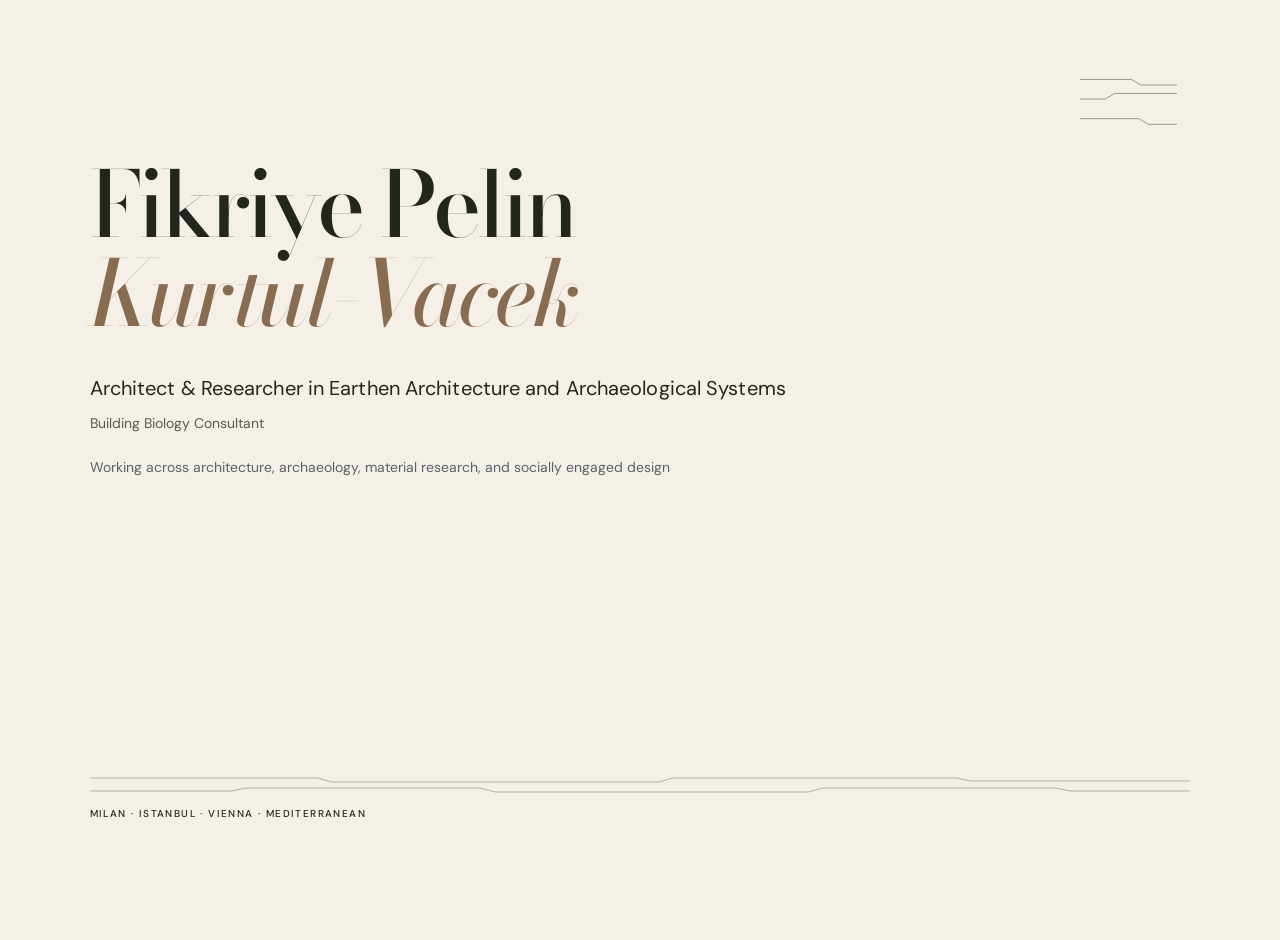
<file: index.html>
<!DOCTYPE html>
<html lang="en">
<head>
  <meta charset="UTF-8" />
  <meta name="viewport" content="width=device-width, initial-scale=1.0" />
  <title>Fikriye Pelin Kurtul-Vacek</title>
  <meta property="og:title" content="Fikriye Pelin Kurtul-Vacek" />
  <meta property="og:description" content="Architect & Researcher in Earthen Architecture and Archaeological Systems." />
  <meta property="og:type" content="website" />
  <meta property="og:url" content="https://fikriyepelin.com/" />
  <meta property="og:image" content="https://fikriyepelin.com/social-preview.png" />
  <meta name="twitter:card" content="summary_large_image" />
  <link rel="icon" type="image/svg+xml" href="/favicon.svg?v=2" />
  <style>
    @import url('https://fonts.googleapis.com/css2?family=DM+Sans:wght@400;500&family=Bodoni+Moda:ital,wght@0,500;0,600;1,500&display=swap');
    :root { --ink:#23251f; --earth:#896b50; --paper:#f4f0e7; --line:rgba(35,37,31,.30); }
    * { box-sizing:border-box; }
    html { overflow-y:scroll; }
    html,body { height:100%; margin:0; }
    body { background:var(--paper); color:var(--ink); font-family:"DM Sans",Arial,sans-serif; overflow-x:hidden; }
    .page { position:relative; min-height:100vh; display:flex; flex-direction:column; justify-content:space-between; padding:5.5vw 7vw 4.5vw; overflow:hidden; }
    main,footer { position:relative; z-index:1; }
    .menu-button { position:absolute; z-index:10; top:75px; right:80px; bottom:auto; left:auto; width:104px; height:62px; border:0; padding:0; background:transparent; cursor:pointer; transition:transform .2s ease; }
    .menu-button:hover { transform:scale(1.06); }
    .menu-button:focus-visible { outline:2px solid var(--ink); outline-offset:4px; }
    .menu-button svg { width:100%; height:100%; }
    .menu-button path { fill:none; stroke:var(--ink); stroke-width:1; opacity:.48; }
    .menu-panel { position:absolute; z-index:9; top:147px; right:80px; bottom:auto; left:auto; width:180px; padding:18px 20px; background:var(--paper); border:1px solid var(--line); opacity:0; transform:translateY(-7px); visibility:hidden; transition:opacity .2s ease, transform .2s ease, visibility .2s; }
    .menu-panel.is-open { opacity:1; transform:translateY(0); visibility:visible; }
    .menu-label { margin:0 0 15px; color:var(--earth); font-size:10px; font-weight:500; letter-spacing:.15em; text-transform:uppercase; }
    .menu-panel a { display:block; color:var(--ink); font-family:"Bodoni Moda",Georgia,serif; font-size:25px; text-decoration:none; }
    .menu-panel a + a { margin-top:7px; }
    .menu-panel a:hover { color:var(--earth); }
    main { max-width:830px; margin:0; padding:10vh 0 7vh; transform:none; }
    h1 { margin:0; font-family:"Bodoni Moda",Georgia,serif; font-weight:500; font-size:clamp(47px,7.1vw,106px); line-height:.98; letter-spacing:-.045em; }
    h1 em { color:var(--earth); }
    .role { max-width:830px; margin:35px 0 0; font-size:clamp(15px,1.7vw,20px); line-height:1.55; letter-spacing:.005em; }
    .descriptor { max-width:830px; margin:20px 0 0; color:#5A6268; font-size:14px; line-height:1.65; }
    .credential { margin:8px 0 0; color:#595a52; font-size:14px; line-height:1.65; }
    .news { position:relative; width:min(650px,100%); height:clamp(175px,18vw,220px); margin:30px 0 0; overflow:hidden; }
    .news-card { position:absolute; inset:0; display:grid; grid-template-columns:clamp(105px,15vw,150px) 1fr; opacity:0; animation:news-cycle 20s infinite; }
    .news-card:nth-child(1) { animation-delay:0s; }
    .news-card:nth-child(2) { animation-delay:5s; }
    .news-card:nth-child(3) { animation-delay:10s; }
    .news-card:nth-child(4) { animation-delay:15s; }
    @keyframes news-cycle { 0%, 24% { opacity:1; } 29%,100% { opacity:0; } }
    .news-date { display:flex; flex-direction:column; justify-content:space-between; padding:19px 17px; color:#f4f0e7; }
    .news-label { margin:0; font-size:9px; font-weight:500; letter-spacing:.16em; text-transform:uppercase; }
    .news-year { margin:0; font-family:"Bodoni Moda",Georgia,serif; font-size:clamp(32px,4.2vw,53px); font-weight:500; line-height:.9; letter-spacing:-.05em; }
    .news-copy { display:flex; flex-direction:column; justify-content:space-between; padding:22px 25px; background:#ebe5d9; }
    .news-copy h2 { max-width:430px; min-height:2.24em; margin:0; font-family:"Bodoni Moda",Georgia,serif; font-size:clamp(19px,2.35vw,31px); font-weight:500; line-height:1.12; letter-spacing:-.03em; }
    .news-copy p { margin:0; color:#684f3c; font-size:11px; font-weight:500; letter-spacing:.12em; text-transform:uppercase; }
    .news-card.climate .news-date { background:#896b50; }
    .news-card.terra .news-date { background:#4b9290; }
    .news-card.perge .news-date { background:#6e7c59; }
    .news-card.kullu .news-date { background:#8a6676; }
    .places { margin:44px 0 0; width:calc(100vw - 14vw); position:relative; padding-top:34px; font-size:10px; font-weight:500; letter-spacing:.14em; text-transform:uppercase; }
    footer { display:none; }
    .section-line { position:absolute; top:0; left:0; width:100%; height:26px; }
    .section-line path { fill:none; stroke:var(--ink); stroke-width:1; opacity:.33; }
    @media (max-width:600px) {
      .page { padding:36px 28px 30px; }
      .menu-button { top:30px; right:28px; width:85px; height:52px; }
      .menu-panel { top:96px; right:28px; width:160px; }
      main { margin:0; padding:9vh 0 7vh; transform:none; }
      .role { margin-top:28px; }
      .places { width:calc(100vw - 56px); }
      .news { height:185px; }
      .news-copy { padding:20px; }
    }
  </style>
  <link rel="stylesheet" href="navigation.css?v=3" />
</head>
<body>
  <div class="page">
    <button class="menu-button" type="button" aria-label="Open menu" aria-expanded="false" aria-controls="site-menu">
        <svg viewBox="0 0 104 62" aria-hidden="true"><path d="M0 10h55l10 6h39M0 31h27l10-6h67M0 52h63l10 6h31"/></svg>
    </button>
    <nav class="menu-panel" id="site-menu" aria-label="Site menu">
      <p class="menu-label">Menu</p>
      <a href="/">Home</a>
      <a href="about.html">About</a>
      <a href="publications.html">Publications</a>
      <a href="projects.html">Experience</a>
      <a href="contact.html">Contact</a>
    </nav>
    <main>
      <h1>Fikriye Pelin<br><em>Kurtul-Vacek</em></h1>
      <p class="role">Architect &amp; Researcher in Earthen Architecture and Archaeological Systems</p>
      <p class="credential">Building Biology Consultant</p>
      <p class="descriptor">Working across architecture, archaeology, material research, and socially engaged design</p>
      <section class="news" aria-label="Selected news">
        <article class="news-card climate"><div class="news-date"><p class="news-label">Selected News</p><p class="news-year">2026</p></div><div class="news-copy"><h2><em>Reconsidering Flax in Architecture</em></h2><p>Climate-Arch Symposium 2 · Vienna · 17th November</p></div></article>
        <article class="news-card perge"><div class="news-date"><p class="news-label">Selected News</p><p class="news-year">2026</p></div><div class="news-copy"><h2><em>The Northern Bath of Perge</em></h2><p>Peer-Reviewed Article · Anatolian Research · In Press · Forthcoming · December</p></div></article>
        <article class="news-card kullu"><div class="news-date"><p class="news-label">Selected News</p><p class="news-year">2026</p></div><div class="news-copy"><h2><em>Archaeological Earthen Materials as Architectural Knowledge</em></h2><p>Peer-Reviewed Article · Journal of Technology in Architecture, Design and Planning · Accepted</p></div></article>
        <article class="news-card terra"><div class="news-date"><p class="news-label">Selected News</p><p class="news-year">2027</p></div><div class="news-copy"><h2><em>On Documentation of Ingredients</em></h2><p>Terra 14th World Congress · Al Ain · Poster Presentation · Forthcoming</p></div></article>
      </section>
      <div class="places">
        <svg class="section-line" viewBox="0 0 1200 26" preserveAspectRatio="none" aria-hidden="true">
          <path d="M0 5 H248 L264 9 H620 L636 5 H945 L960 8 H1200" />
          <path d="M0 18 H154 L171 15 H425 L442 19 H783 L799 15 H1052 L1069 18 H1200" />
        </svg>
        Milan · Istanbul · Vienna · Mediterranean
      </div>
    </main>
  </div>
  <script>
    const menuButton = document.querySelector('.menu-button');
    const menuPanel = document.querySelector('.menu-panel');
    menuButton.addEventListener('click', () => {
      const open = menuPanel.classList.toggle('is-open');
      menuButton.setAttribute('aria-expanded', open);
    });
  </script>
</body>
</html>
</file>
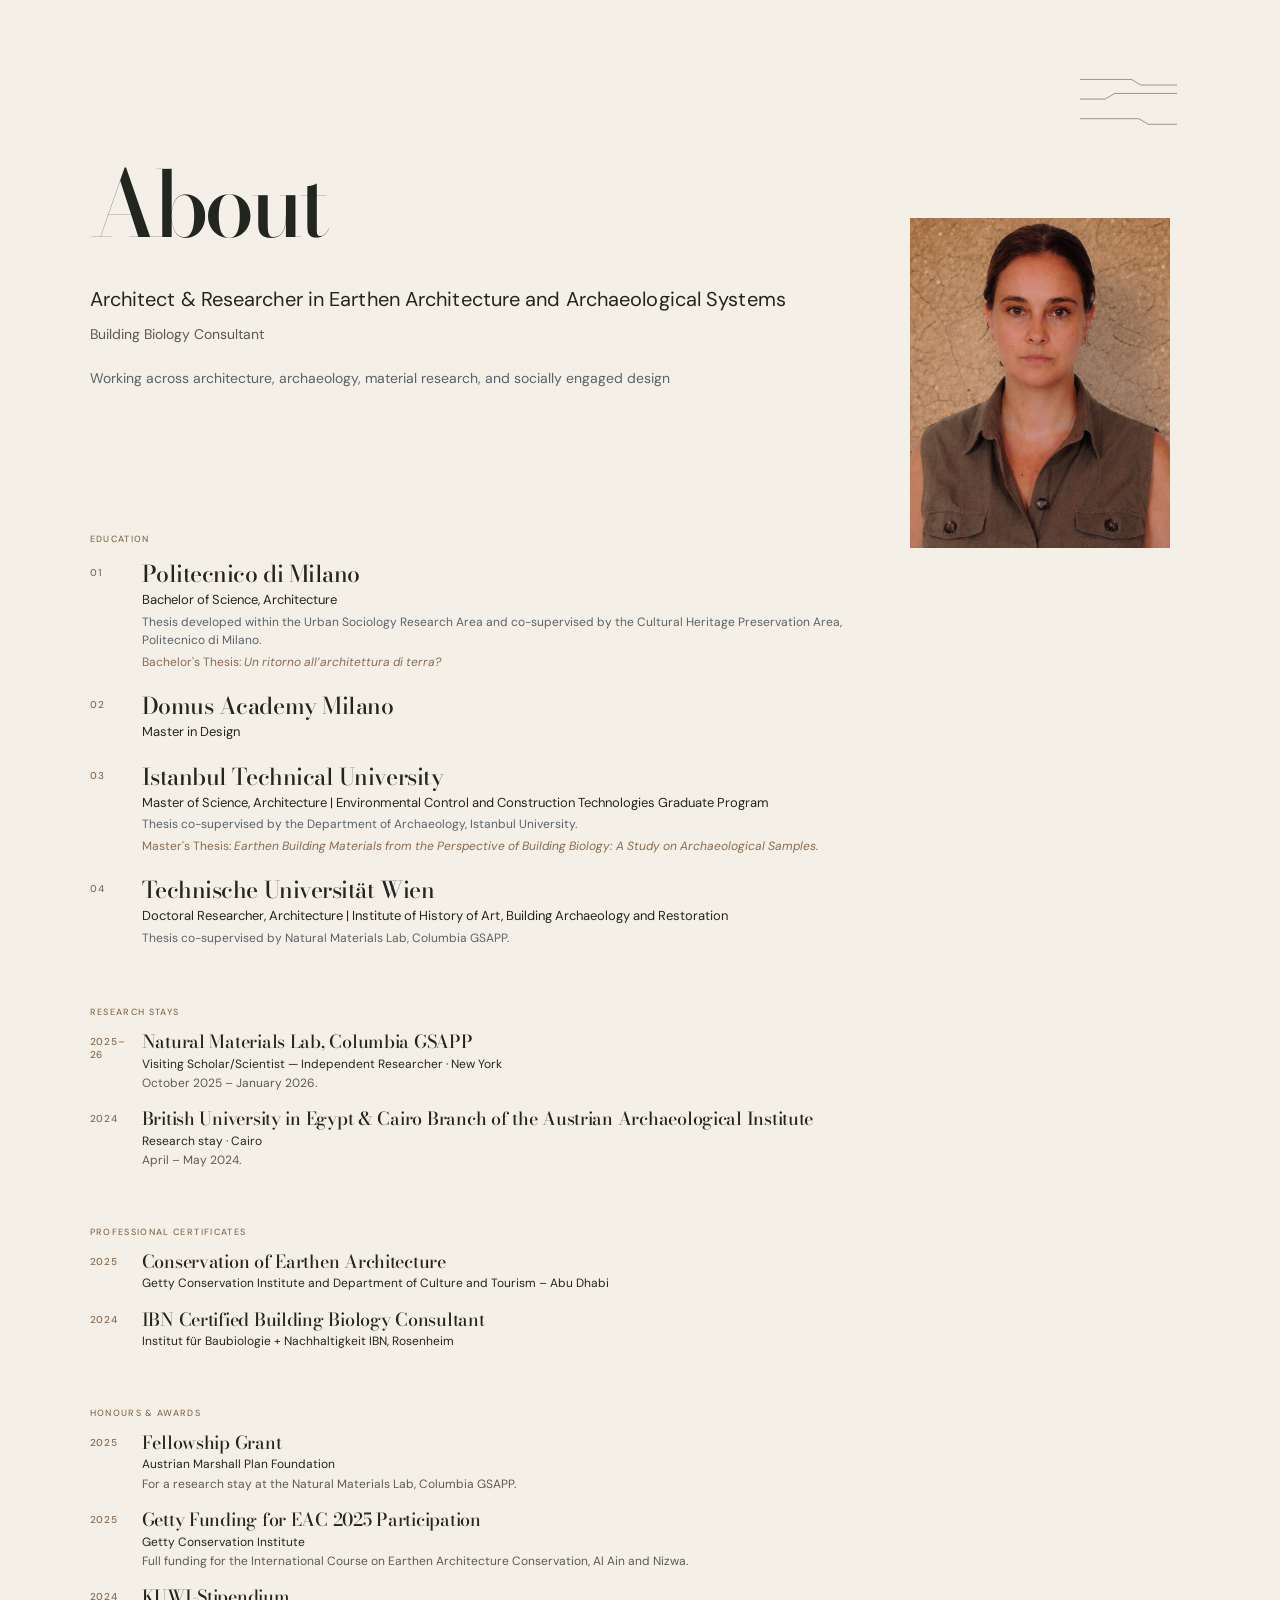
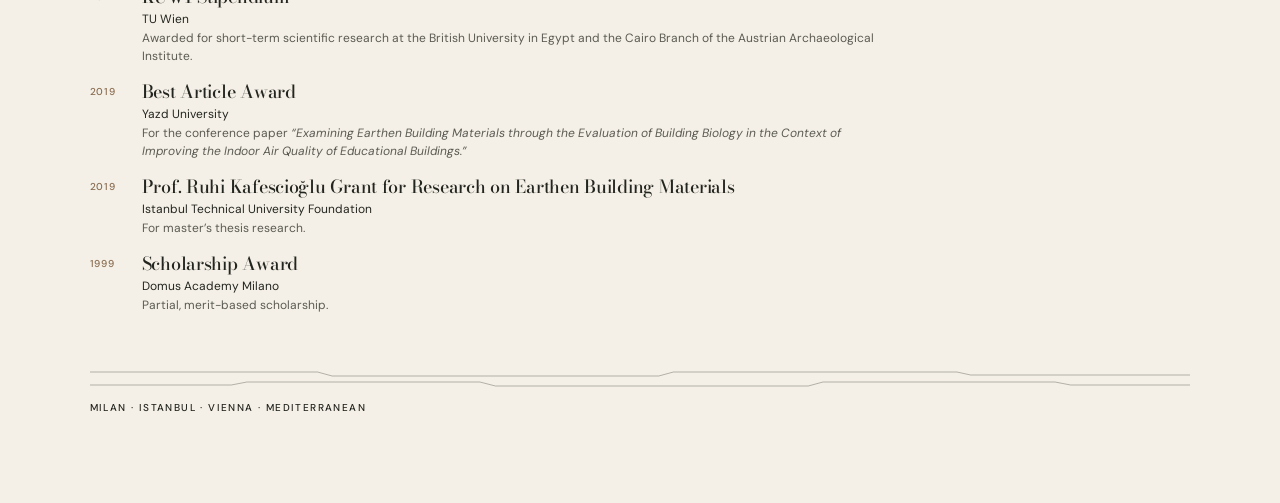
<file: about.html>
<!DOCTYPE html>
<html lang="en">
<head>
  <meta charset="UTF-8" />
  <meta name="viewport" content="width=device-width, initial-scale=1.0" />
  <title>About — Fikriye Pelin Kurtul-Vacek</title>
  <meta property="og:title" content="About — Fikriye Pelin Kurtul-Vacek" />
  <meta property="og:description" content="Architect & Researcher in Earthen Architecture and Archaeological Systems." />
  <meta property="og:type" content="website" />
  <meta property="og:url" content="https://fikriyepelin.com/about.html" />
  <meta property="og:image" content="https://fikriyepelin.com/social-preview.png" />
  <meta name="twitter:card" content="summary_large_image" />
  <link rel="icon" type="image/svg+xml" href="/favicon.svg" />
  <style>
    @import url('https://fonts.googleapis.com/css2?family=DM+Sans:wght@400;500&family=Bodoni+Moda:ital,wght@0,500;0,600;1,500&display=swap');
    :root { --ink:#23251f; --earth:#896b50; --paper:#f4f0e7; --line:rgba(35,37,31,.30); }
    * { box-sizing:border-box; }
    html { overflow-y:scroll; }
    html,body { margin:0; min-height:100%; }
    body { background:var(--paper); color:var(--ink); font-family:"DM Sans",Arial,sans-serif; }
    .page { position:relative; min-height:100vh; padding:5.5vw 7vw 7vw; }
    .top { display:none; }
    .menu-button { position:absolute; z-index:10; top:75px; right:96px; bottom:auto; left:auto; width:104px; height:62px; border:0; padding:0; background:transparent; cursor:pointer; transition:transform .2s ease; }
    .menu-button:hover { transform:scale(1.06); }
    .menu-button:focus-visible { outline:2px solid var(--ink); outline-offset:4px; }
    .menu-button svg { width:100%; height:100%; }
    .menu-button path { fill:none; stroke:var(--ink); stroke-width:1; opacity:.48; }
    .menu-panel { position:absolute; z-index:9; top:147px; right:96px; bottom:auto; left:auto; width:180px; padding:18px 20px; background:var(--paper); border:1px solid var(--line); opacity:0; transform:translateY(-7px); visibility:hidden; transition:opacity .2s ease, transform .2s ease, visibility .2s; }
    .menu-panel.is-open { opacity:1; transform:translateY(0); visibility:visible; }
    .menu-label { margin:0 0 15px; color:var(--earth); font-size:10px; font-weight:500; letter-spacing:.15em; text-transform:uppercase; }
    .menu-panel a { display:block; color:var(--ink); font-family:"Bodoni Moda",Georgia,serif; font-size:25px; text-decoration:none; }
    .menu-panel a + a { margin-top:7px; }
    .menu-panel a:hover { color:var(--earth); }
    header { max-width:1080px; margin:10vh 0 5vh; display:grid; grid-template-columns:minmax(0,1fr) 260px; gap:clamp(34px,6vw,90px); align-items:start; }
    .about-copy { min-width:0; }
    h1 { margin:0; font-family:"Bodoni Moda",Georgia,serif; font-size:clamp(52px,7.1vw,106px); font-weight:500; letter-spacing:-.045em; line-height:.98; }
    h1 em { color:var(--earth); }
    .role { max-width:830px; margin:35px 0 0; font-size:clamp(15px,1.7vw,20px); line-height:1.55; letter-spacing:.005em; }
    .intro { max-width:830px; margin:20px 0 0; color:#5A6268; font-size:14px; line-height:1.65; }
    .consultant { margin:8px 0 0; color:#595a52; font-size:14px; line-height:1.65; }
    .portrait { width:260px; height:330px; margin:58px 0 0; overflow:hidden; }
    .portrait img { display:block; width:100%; height:100%; object-fit:cover; object-position:center 16%; }
    .education { max-width:1080px; margin-top:-60px; }
    .awards { max-width:1080px; margin-top:48px; }
    .research-stays { max-width:1080px; margin-top:48px; }
    .section-title { margin:0 0 5px; color:var(--earth); font-size:9px; font-weight:500; letter-spacing:.15em; text-transform:uppercase; }
    .item { display:grid; grid-template-columns:38px minmax(0,1fr); gap:14px; padding:11px 0; }
    .index { color:var(--earth); font-size:10px; font-weight:500; letter-spacing:.15em; padding-top:5px; }
    h2 { margin:0; font-family:"Bodoni Moda",Georgia,serif; font-size:clamp(20px,1.8vw,25px); font-weight:500; line-height:1.12; letter-spacing:-.02em; }
    .degree { margin:4px 0 0; font-size:13px; line-height:1.45; }
    .detail { max-width:740px; margin:3px 0 0; color:#5A6268; font-size:12px; line-height:1.5; }
    .thesis { max-width:740px; margin:4px 0 0; color:var(--earth); font-size:12px; line-height:1.5; }
    .award { display:grid; grid-template-columns:38px minmax(0,1fr); gap:14px; padding:8px 0; }
    .award-year { color:var(--earth); font-size:10px; font-weight:500; letter-spacing:.08em; padding-top:4px; }
    h3 { margin:0; font-family:"Bodoni Moda",Georgia,serif; font-size:18px; font-weight:500; line-height:1.2; letter-spacing:-.015em; }
    .issuer { margin:3px 0 0; font-size:12px; line-height:1.45; }
    .award-detail { max-width:740px; margin:2px 0 0; color:#5b5b53; font-size:12px; line-height:1.45; }
    .divider { width:100%; height:16px; display:block; }
    .divider { margin:0; }
    .places { margin:44px 0 0; width:100%; position:relative; padding-top:34px; color:var(--ink); font-size:10px; font-weight:500; letter-spacing:.14em; text-transform:uppercase; }
    .section-line { position:absolute; top:0; left:0; width:100%; height:26px; margin:0; }
    .divider path, .section-line path { fill:none; stroke:var(--ink); stroke-width:1; opacity:.33; }
    @media (max-width:600px) {
      .page { padding:36px 28px 52px; }
      .menu-button { top:30px; right:28px; width:85px; height:52px; }
      .menu-panel { top:96px; right:28px; width:160px; }
      header { display:block; margin:9vh 0 5vh; }
      .item { grid-template-columns:30px minmax(0,1fr); gap:10px; padding:10px 0; }
      .award { grid-template-columns:30px minmax(0,1fr); gap:10px; }
      .role { margin-top:28px; }
      .portrait { width:min(100%,340px); height:auto; aspect-ratio:4/5; margin:42px 0 0; }
      .education { margin-top:0; }
      .places { width:100%; }
    }
  </style>
  <link rel="stylesheet" href="navigation.css?v=3" />
</head>
<body>
  <main class="page">
    <button class="menu-button" type="button" aria-label="Open menu" aria-expanded="false" aria-controls="site-menu">
      <svg viewBox="0 0 104 62" aria-hidden="true"><path d="M0 10h55l10 6h39M0 31h27l10-6h67M0 52h63l10 6h31"/></svg>
    </button>
    <nav class="menu-panel" id="site-menu" aria-label="Site menu">
      <p class="menu-label">Menu</p>
      <a href="/">Home</a>
      <a href="about.html">About</a>
      <a href="publications.html">Publications</a>
      <a href="projects.html">Experience</a>
      <a href="contact.html">Contact</a>
    </nav>

    <header>
      <div class="about-copy">
        <h1>About</h1>
        <p class="role">Architect &amp; Researcher in Earthen Architecture and Archaeological Systems</p>
        <p class="consultant">Building Biology Consultant</p>
        <p class="intro">Working across architecture, archaeology, material research, and socially engaged design</p>
      </div>
      <figure class="portrait">
        <img src="portrait.png" alt="Portrait of Fikriye Pelin Kurtul-Vacek" />
      </figure>
    </header>

    <section class="education" aria-label="Education">
      <p class="section-title">Education</p>
      <article class="item">
        <div class="index">01</div>
        <div>
          <h2>Politecnico di Milano</h2>
          <p class="degree">Bachelor of Science, Architecture</p>
          <p class="detail">Thesis developed within the Urban Sociology Research Area and co-supervised by the Cultural Heritage Preservation Area, Politecnico di Milano.</p>
          <p class="thesis">Bachelor's Thesis: <em>Un ritorno all’architettura di terra?</em></p>
        </div>
      </article>
      <article class="item">
        <div class="index">02</div>
        <div>
          <h2>Domus Academy Milano</h2>
          <p class="degree">Master in Design</p>
        </div>
      </article>
      <article class="item">
        <div class="index">03</div>
        <div>
          <h2>Istanbul Technical University</h2>
          <p class="degree">Master of Science, Architecture | Environmental Control and Construction Technologies Graduate Program</p>
          <p class="detail">Thesis co-supervised by the Department of Archaeology, Istanbul University.</p>
          <p class="thesis">Master's Thesis: <em>Earthen Building Materials from the Perspective of Building Biology: A Study on Archaeological Samples.</em></p>
        </div>
      </article>
      <article class="item">
        <div class="index">04</div>
        <div>
          <h2>Technische Universität Wien</h2>
          <p class="degree">Doctoral Researcher, Architecture | Institute of History of Art, Building Archaeology and Restoration</p>
          <p class="detail">Thesis co-supervised by Natural Materials Lab, Columbia GSAPP.</p>
        </div>
      </article>
    </section>

    <section class="research-stays" aria-label="Research stays">
      <p class="section-title">Research Stays</p>
      <article class="award">
        <div class="award-year">2025–26</div>
        <div>
          <h3>Natural Materials Lab, Columbia GSAPP</h3>
          <p class="issuer">Visiting Scholar/Scientist — Independent Researcher · New York</p>
          <p class="award-detail">October 2025 – January 2026.</p>
        </div>
      </article>
      <article class="award">
        <div class="award-year">2024</div>
        <div>
          <h3>British University in Egypt &amp; Cairo Branch of the Austrian Archaeological Institute</h3>
          <p class="issuer">Research stay · Cairo</p>
          <p class="award-detail">April – May 2024.</p>
        </div>
      </article>
    </section>

    <section class="research-stays" aria-label="Professional certificates">
      <p class="section-title">Professional Certificates</p>
      <article class="award">
        <div class="award-year">2025</div>
        <div>
          <h3>Conservation of Earthen Architecture</h3>
          <p class="issuer">Getty Conservation Institute and Department of Culture and Tourism – Abu Dhabi</p>
        </div>
      </article>
      <article class="award">
        <div class="award-year">2024</div>
        <div>
          <h3>IBN Certified Building Biology Consultant</h3>
          <p class="issuer">Institut für Baubiologie + Nachhaltigkeit IBN, Rosenheim</p>
        </div>
      </article>
    </section>

    <section class="awards" aria-label="Honours and awards">
      <p class="section-title">Honours &amp; Awards</p>
      <article class="award">
        <div class="award-year">2025</div>
        <div>
          <h3>Fellowship Grant</h3>
          <p class="issuer">Austrian Marshall Plan Foundation</p>
          <p class="award-detail">For a research stay at the Natural Materials Lab, Columbia GSAPP.</p>
        </div>
      </article>
      <article class="award">
        <div class="award-year">2025</div>
        <div>
          <h3>Getty Funding for EAC 2025 Participation</h3>
          <p class="issuer">Getty Conservation Institute</p>
          <p class="award-detail">Full funding for the International Course on Earthen Architecture Conservation, Al Ain and Nizwa.</p>
        </div>
      </article>
      <article class="award">
        <div class="award-year">2024</div>
        <div>
          <h3>KUWI-Stipendium</h3>
          <p class="issuer">TU Wien</p>
          <p class="award-detail">Awarded for short-term scientific research at the British University in Egypt and the Cairo Branch of the Austrian Archaeological Institute.</p>
        </div>
      </article>
      <article class="award">
        <div class="award-year">2019</div>
        <div>
          <h3>Best Article Award</h3>
          <p class="issuer">Yazd University</p>
          <p class="award-detail">For the conference paper <em>“Examining Earthen Building Materials through the Evaluation of Building Biology in the Context of Improving the Indoor Air Quality of Educational Buildings.”</em></p>
        </div>
      </article>
      <article class="award">
        <div class="award-year">2019</div>
        <div>
          <h3>Prof. Ruhi Kafescioğlu Grant for Research on Earthen Building Materials</h3>
          <p class="issuer">Istanbul Technical University Foundation</p>
          <p class="award-detail">For master’s thesis research.</p>
        </div>
      </article>
      <article class="award">
        <div class="award-year">1999</div>
        <div>
          <h3>Scholarship Award</h3>
          <p class="issuer">Domus Academy Milano</p>
          <p class="award-detail">Partial, merit-based scholarship.</p>
        </div>
      </article>
    </section>

    <div class="places">
      <svg class="section-line" viewBox="0 0 1200 26" preserveAspectRatio="none" aria-hidden="true">
        <path d="M0 5H248L264 9H620L636 5H945L960 8H1200" />
        <path d="M0 18H154L171 15H425L442 19H783L799 15H1052L1069 18H1200" />
      </svg>
      Milan · Istanbul · Vienna · Mediterranean
    </div>
  </main>
  <script>
    const menuButton = document.querySelector('.menu-button');
    const menuPanel = document.querySelector('.menu-panel');
    menuButton.addEventListener('click', () => {
      const open = menuPanel.classList.toggle('is-open');
      menuButton.setAttribute('aria-expanded', open);
    });
  </script>
</body>
</html>
</file>
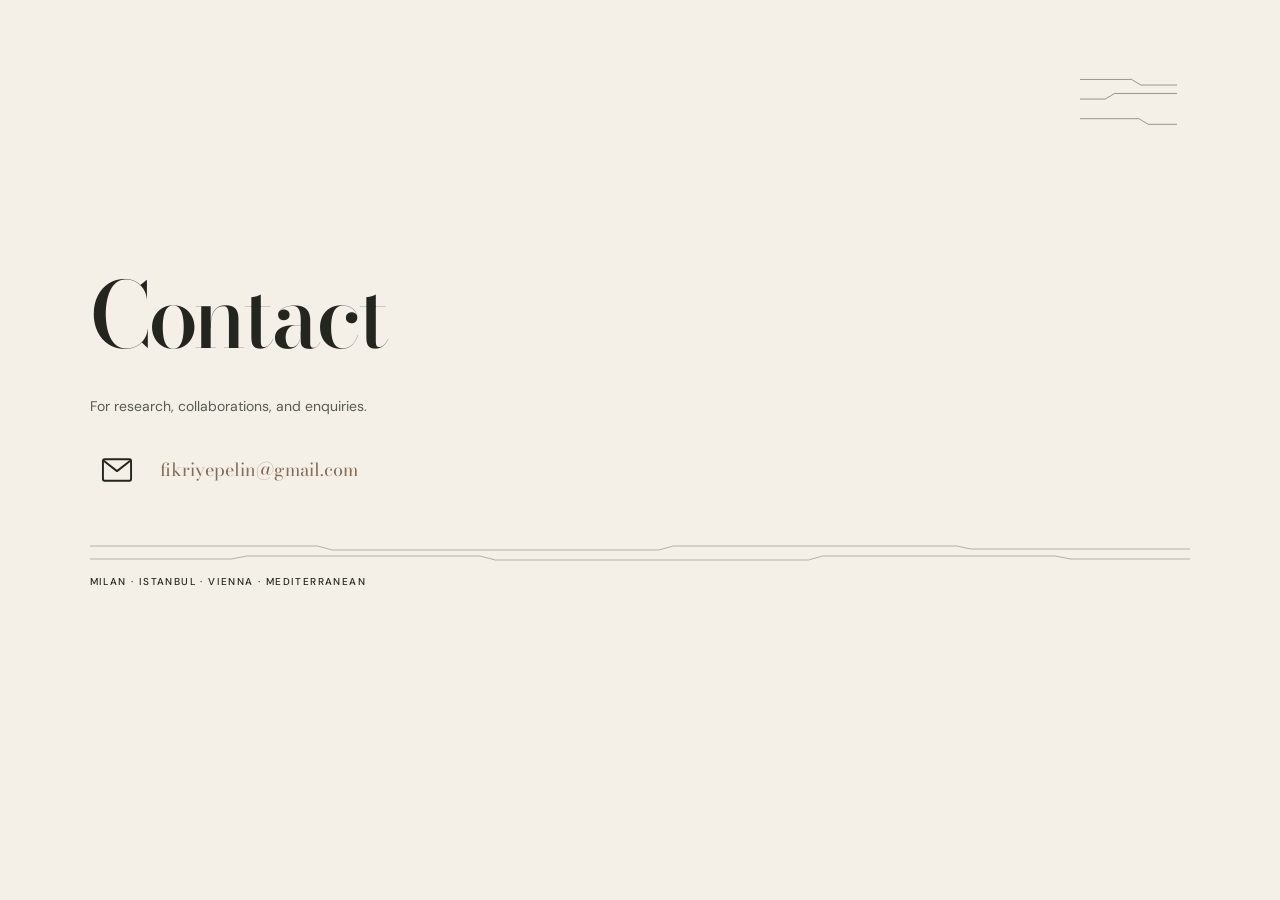
<file: contact.html>
<!DOCTYPE html>
<html lang="en">
<head>
  <meta charset="UTF-8" />
  <meta name="viewport" content="width=device-width, initial-scale=1.0" />
  <title>Contact — Fikriye Pelin Kurtul-Vacek</title>
  <meta property="og:title" content="Contact — Fikriye Pelin Kurtul-Vacek" />
  <meta property="og:description" content="Architect & Researcher in Earthen Architecture and Archaeological Systems." />
  <meta property="og:type" content="website" />
  <meta property="og:url" content="https://fikriyepelin.com/contact.html" />
  <meta property="og:image" content="https://fikriyepelin.com/social-preview.png" />
  <meta name="twitter:card" content="summary_large_image" />
  <link rel="icon" type="image/svg+xml" href="/favicon.svg" />
  <style>
    @import url('https://fonts.googleapis.com/css2?family=DM+Sans:wght@400;500&family=Bodoni+Moda:ital,wght@0,500;0,600;1,500&display=swap');
    :root { --ink:#23251f; --earth:#896b50; --paper:#f4f0e7; --line:rgba(35,37,31,.30); }
    * { box-sizing:border-box; }
    html { overflow-y:scroll; }
    html,body { height:100%; margin:0; }
    body { background:var(--paper); color:var(--ink); font-family:"DM Sans",Arial,sans-serif; overflow-x:hidden; }
    .page { position:relative; min-height:100vh; display:flex; flex-direction:column; justify-content:space-between; padding:5.5vw 7vw 4.5vw; overflow:hidden; }
    main { position:relative; z-index:1; max-width:830px; margin:auto 0; padding:11vh 0; transform:translateY(-3vh); }
    .menu-button { position:absolute; z-index:10; top:75px; right:96px; bottom:auto; left:auto; width:104px; height:62px; border:0; padding:0; background:transparent; cursor:pointer; transition:transform .2s ease; }
    .menu-button:hover { transform:scale(1.06); }
    .menu-button:focus-visible { outline:2px solid var(--ink); outline-offset:4px; }
    .menu-button svg { width:100%; height:100%; }
    .menu-button path { fill:none; stroke:var(--ink); stroke-width:1; opacity:.48; }
    .menu-panel { position:absolute; z-index:9; top:147px; right:96px; bottom:auto; left:auto; width:180px; padding:18px 20px; background:var(--paper); border:1px solid var(--line); opacity:0; transform:translateY(-7px); visibility:hidden; transition:opacity .2s ease, transform .2s ease, visibility .2s; }
    .menu-panel.is-open { opacity:1; transform:translateY(0); visibility:visible; }
    .menu-label { margin:0 0 15px; color:var(--earth); font-size:10px; font-weight:500; letter-spacing:.15em; text-transform:uppercase; }
    .menu-panel a { display:block; color:var(--ink); font-family:"Bodoni Moda",Georgia,serif; font-size:25px; text-decoration:none; }
    .menu-panel a + a { margin-top:7px; }
    .menu-panel a:hover { color:var(--earth); }
    h1 { margin:0; font-family:"Bodoni Moda",Georgia,serif; font-weight:500; font-size:clamp(52px,7.1vw,106px); line-height:.98; letter-spacing:-.045em; }
    .intro { margin:35px 0 0; color:#595a52; font-size:14px; line-height:1.65; }
    .contact-links { display:flex; align-items:center; gap:16px; margin:25px 0 0; }
    .contact-link { display:inline-flex; align-items:center; justify-content:center; width:54px; height:54px; color:var(--ink); text-decoration:none; }
    .contact-address { color:var(--earth); font-family:"Bodoni Moda",Georgia,serif; font-size:clamp(16px,1.5vw,18px); line-height:1.4; text-decoration:none; transition:color .2s ease; }
    .contact-address:hover { color:var(--ink); }
    .contact-link:focus-visible { outline:2px solid var(--ink); outline-offset:4px; }
    .contact-link svg { display:block; width:36px; height:36px; }
    .places { margin:44px 0 0; width:calc(100vw - 14vw); position:relative; padding-top:34px; color:var(--ink); font-size:10px; font-weight:500; letter-spacing:.14em; text-transform:uppercase; }
    .section-line { position:absolute; top:0; left:0; width:100%; height:26px; }
    .section-line path { fill:none; stroke:var(--ink); stroke-width:1; opacity:.33; }
    @media (max-width:600px) {
      .page { padding:36px 28px 30px; }
      .menu-button { top:30px; right:28px; width:85px; height:52px; }
      .menu-panel { top:96px; right:28px; width:160px; }
      main { padding:7vh 0; transform:translateY(-2vh); }
      .intro { margin-top:28px; }
      .places { width:calc(100vw - 56px); }
    }
  </style>
  <link rel="stylesheet" href="navigation.css?v=3" />
</head>
<body>
  <div class="page">
    <button class="menu-button" type="button" aria-label="Open menu" aria-expanded="false" aria-controls="site-menu">
      <svg viewBox="0 0 104 62" aria-hidden="true"><path d="M0 10h55l10 6h39M0 31h27l10-6h67M0 52h63l10 6h31"/></svg>
    </button>
    <nav class="menu-panel" id="site-menu" aria-label="Site menu">
      <p class="menu-label">Menu</p>
      <a href="/">Home</a>
      <a href="about.html">About</a>
      <a href="publications.html">Publications</a>
      <a href="projects.html">Experience</a>
      <a href="contact.html">Contact</a>
    </nav>
    <main>
      <h1>Contact</h1>
      <p class="intro">For research, collaborations, and enquiries.</p>
      <div class="contact-links" aria-label="Contact and professional profiles">
        <span class="contact-link" aria-hidden="true">
          <svg viewBox="0 0 32 32" aria-hidden="true"><rect x="3.5" y="6.5" width="25" height="19" rx="1.5" fill="none" stroke="currentColor" stroke-width="1.7"/><path d="m4.5 8 11.5 9L27.5 8" fill="none" stroke="currentColor" stroke-width="1.7" stroke-linecap="round" stroke-linejoin="round"/></svg>
        </span>
        <a class="contact-address" href="mailto:fikriyepelin@gmail.com" aria-label="Email fikriyepelin@gmail.com">fikriyepelin@gmail.com</a>
      </div>
      <div class="places">
        <svg class="section-line" viewBox="0 0 1200 26" preserveAspectRatio="none" aria-hidden="true">
          <path d="M0 5 H248 L264 9 H620 L636 5 H945 L960 8 H1200" />
          <path d="M0 18 H154 L171 15 H425 L442 19 H783 L799 15 H1052 L1069 18 H1200" />
        </svg>
        Milan · Istanbul · Vienna · Mediterranean
      </div>
    </main>
  </div>
  <script>
    const menuButton = document.querySelector('.menu-button');
    const menuPanel = document.querySelector('.menu-panel');
    menuButton.addEventListener('click', () => {
      const open = menuPanel.classList.toggle('is-open');
      menuButton.setAttribute('aria-expanded', open);
    });
  </script>
</body>
</html>
</file>
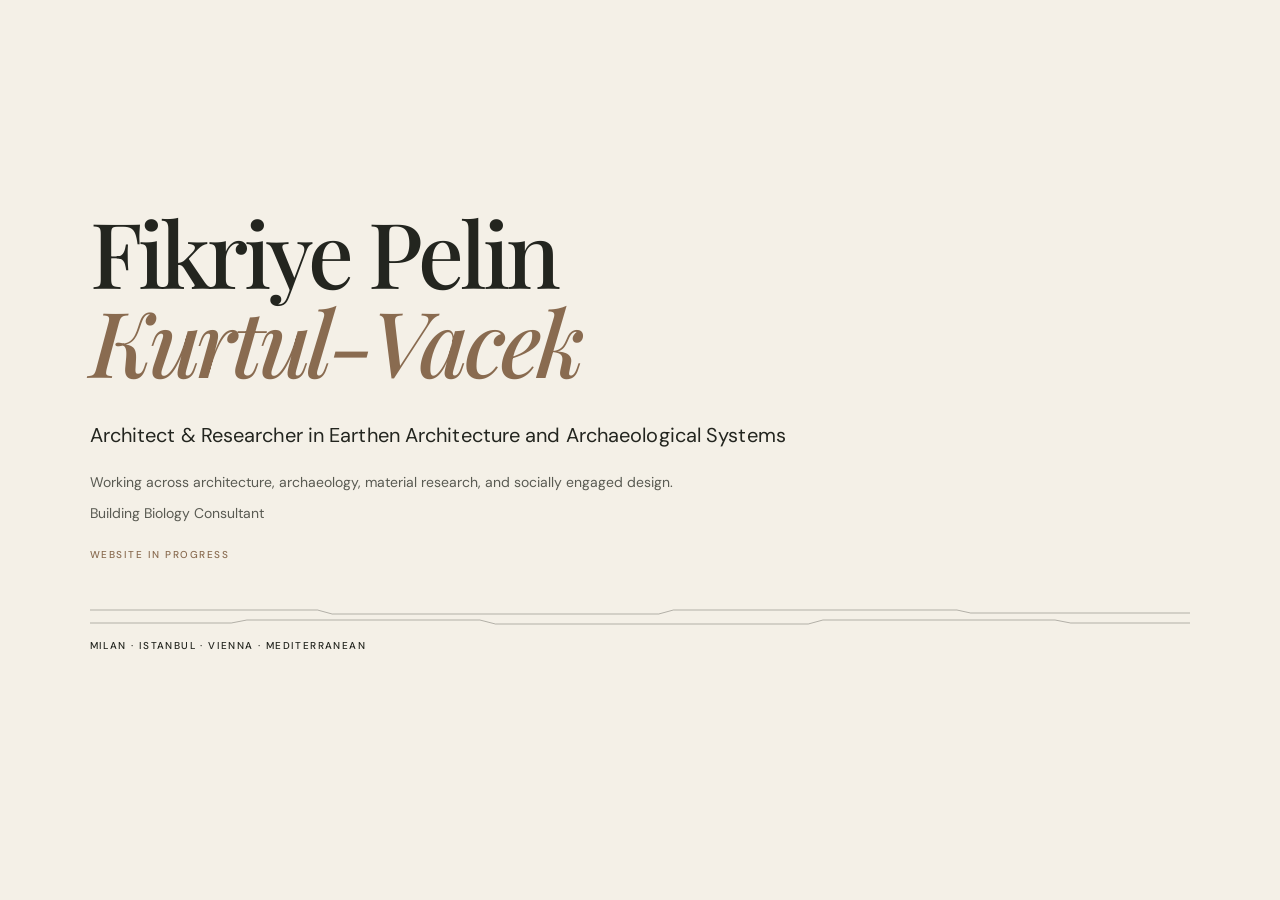
<file: index(9).html>
<!DOCTYPE html>
<html lang="en">
<head>
  <meta charset="UTF-8" />
  <meta name="viewport" content="width=device-width, initial-scale=1.0" />
  <title>Fikriye Pelin Kurtul-Vacek</title>
  <style>
    @import url('https://fonts.googleapis.com/css2?family=DM+Sans:wght@400;500&family=Playfair+Display:ital,wght@0,500;0,600;1,500&display=swap');
    :root { --ink:#23251f; --earth:#896b50; --paper:#f4f0e7; --line:rgba(35,37,31,.30); }
    * { box-sizing:border-box; }
    html,body { height:100%; margin:0; }
    body { background:var(--paper); color:var(--ink); font-family:"DM Sans",Arial,sans-serif; overflow:hidden; }
    .page { position:relative; min-height:100vh; display:flex; flex-direction:column; justify-content:space-between; padding:5.5vw 7vw 4.5vw; overflow:hidden; }
    main,footer { position:relative; z-index:1; }
    main { max-width:830px; margin:auto 0; padding:11vh 0; transform:translateY(-3vh); }
    h1 { margin:0; font-family:"Playfair Display",Georgia,serif; font-weight:500; font-size:clamp(47px,7.1vw,106px); line-height:.98; letter-spacing:-.045em; }
    h1 em { color:var(--earth); }
    .role { max-width:830px; margin:35px 0 0; font-size:clamp(15px,1.7vw,20px); line-height:1.55; letter-spacing:.005em; }
    .descriptor { max-width:830px; margin:20px 0 0; color:#595a52; font-size:14px; line-height:1.65; }
    .credential { margin:8px 0 0; color:#595a52; font-size:14px; line-height:1.65; }
    .progress { margin:22px 0 0; color:var(--earth); font-size:10px; font-weight:500; letter-spacing:.15em; text-transform:uppercase; }
    .places { margin:44px 0 0; width:calc(100vw - 14vw); position:relative; padding-top:34px; font-size:10px; font-weight:500; letter-spacing:.14em; text-transform:uppercase; }
    footer { display:none; }
    .section-line { position:absolute; top:0; left:0; width:100%; height:26px; }
    .section-line path { fill:none; stroke:var(--ink); stroke-width:1; opacity:.33; }
    @media (max-width:600px) {
      .page { padding:36px 28px 30px; }
      main { padding:7vh 0; transform:translateY(-2vh); }
      .role { margin-top:28px; }
      .places { width:calc(100vw - 56px); }
    }
  </style>
</head>
<body>
  <div class="page">
    <main>
      <h1>Fikriye Pelin<br><em>Kurtul-Vacek</em></h1>
      <p class="role">Architect &amp; Researcher in Earthen Architecture and Archaeological Systems</p>
      <p class="descriptor">Working across architecture, archaeology, material research, and socially engaged design.</p>
      <p class="credential">Building Biology Consultant</p>
      <p class="progress">Website in progress</p>
      <div class="places">
        <svg class="section-line" viewBox="0 0 1200 26" preserveAspectRatio="none" aria-hidden="true">
          <path d="M0 5 H248 L264 9 H620 L636 5 H945 L960 8 H1200" />
          <path d="M0 18 H154 L171 15 H425 L442 19 H783 L799 15 H1052 L1069 18 H1200" />
        </svg>
        Milan · Istanbul · Vienna · Mediterranean
      </div>
    </main>
  </div>
</body>
</html>
</file>
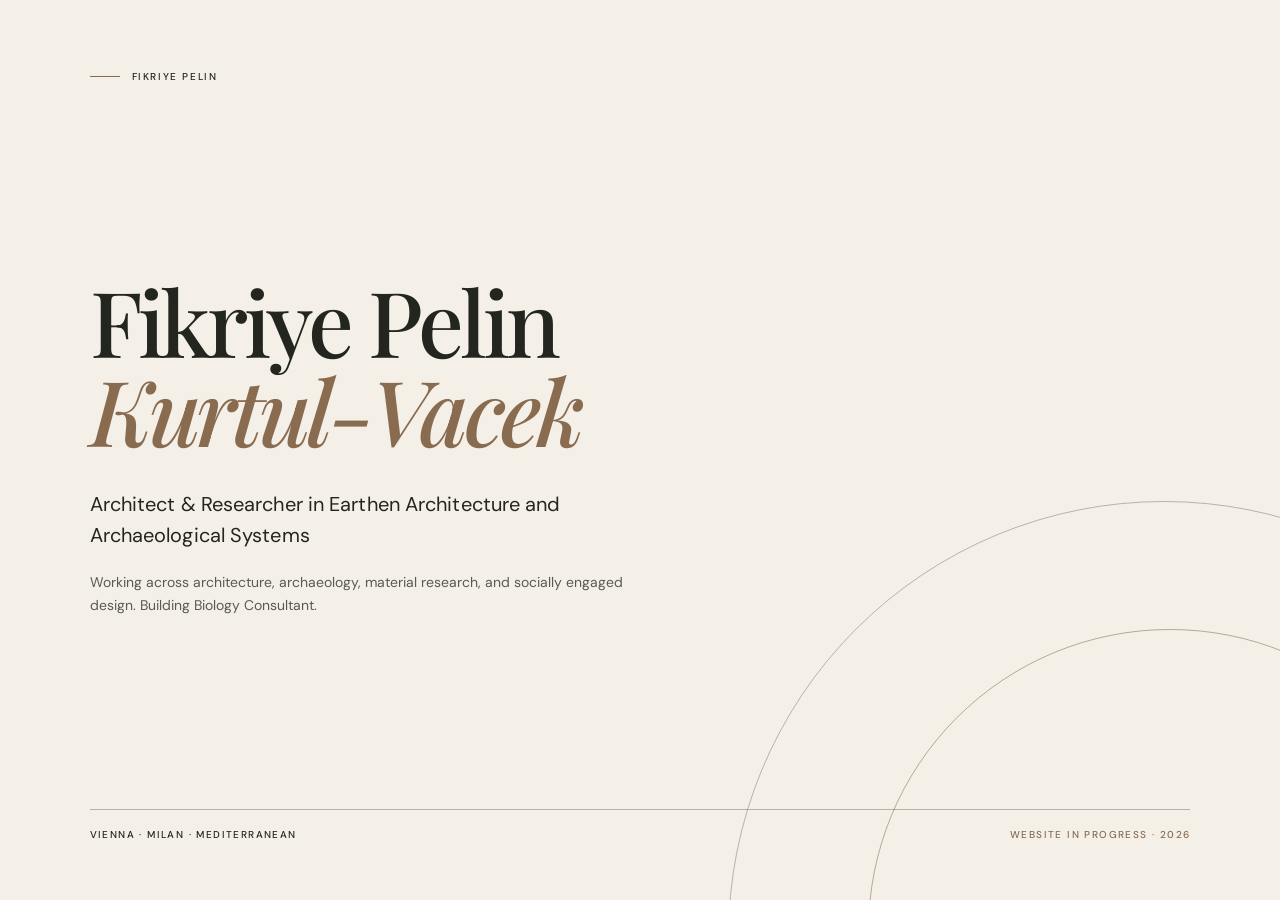
<file: index.html.html>
<!DOCTYPE html>
<html lang="en">
<head>
  <meta charset="UTF-8" />
  <meta name="viewport" content="width=device-width, initial-scale=1.0" />
  <title>Fikriye Pelin Kurtul-Vacek</title>
  <style>
    @import url('https://fonts.googleapis.com/css2?family=DM+Sans:wght@400;500&family=Playfair+Display:ital,wght@0,500;0,600;1,500&display=swap');

    :root {
      --ink: #23251f;
      --earth: #896b50;
      --paper: #f4f0e7;
      --line: rgba(35, 37, 31, .30);
    }

    * { box-sizing: border-box; }

    html, body { height: 100%; margin: 0; }

    body {
      background: var(--paper);
      color: var(--ink);
      font-family: "DM Sans", Arial, sans-serif;
      overflow: hidden;
    }

    .page {
      position: relative;
      min-height: 100vh;
      display: flex;
      flex-direction: column;
      justify-content: space-between;
      padding: 5.5vw 7vw 4.5vw;
      overflow: hidden;
    }

    .page::before {
      content: "";
      position: absolute;
      width: min(68vw, 920px);
      height: min(68vw, 920px);
      right: -25vw;
      bottom: -37vw;
      border: 1px solid var(--line);
      border-radius: 50%;
    }

    .page::after {
      content: "";
      position: absolute;
      width: min(47vw, 630px);
      height: min(47vw, 630px);
      right: -15vw;
      bottom: -26vw;
      border: 1px solid rgba(137, 107, 80, .55);
      border-radius: 50%;
    }

    .top, main, footer { position: relative; z-index: 1; }

    .top {
      display: flex;
      align-items: center;
      gap: 12px;
      font-size: 10px;
      font-weight: 500;
      letter-spacing: .16em;
      text-transform: uppercase;
    }

    .mark { width: 30px; height: 1px; background: var(--earth); }

    main { max-width: 830px; margin: auto 0; padding: 11vh 0; }

    h1 {
      margin: 0;
      font-family: "Playfair Display", Georgia, serif;
      font-weight: 500;
      font-size: clamp(47px, 7.1vw, 106px);
      line-height: .98;
      letter-spacing: -.045em;
    }

    h1 em { color: var(--earth); }

    .role {
      max-width: 560px;
      margin: 35px 0 0;
      font-size: clamp(15px, 1.7vw, 20px);
      line-height: 1.55;
      letter-spacing: .005em;
    }

    .descriptor {
      max-width: 575px;
      margin: 20px 0 0;
      color: #595a52;
      font-size: 14px;
      line-height: 1.65;
    }

    footer {
      display: flex;
      align-items: flex-end;
      justify-content: space-between;
      gap: 24px;
      border-top: 1px solid var(--line);
      padding-top: 17px;
      font-size: 10px;
      font-weight: 500;
      letter-spacing: .14em;
      line-height: 1.5;
      text-transform: uppercase;
    }

    .status { color: var(--earth); }

    @media (max-width: 600px) {
      .page { padding: 36px 28px 30px; }
      main { padding: 12vh 0; }
      .role { margin-top: 28px; }
      footer { align-items: flex-start; flex-direction: column; gap: 7px; }
      .page::before { width: 100vw; height: 100vw; right: -55vw; bottom: -55vw; }
      .page::after { width: 66vw; height: 66vw; right: -36vw; bottom: -36vw; }
    }
  </style>
</head>
<body>
  <div class="page">
    <div class="top"><span class="mark"></span> Fikriye Pelin</div>

    <main>
      <h1>Fikriye Pelin<br><em>Kurtul-Vacek</em></h1>
      <p class="role">Architect &amp; Researcher in Earthen Architecture and Archaeological Systems</p>
      <p class="descriptor">Working across architecture, archaeology, material research, and socially engaged design. Building Biology Consultant.</p>
    </main>

    <footer>
      <span>Vienna · Milan · Mediterranean</span>
      <span class="status">Website in progress · 2026</span>
    </footer>
  </div>
</body>
</html>
</file>
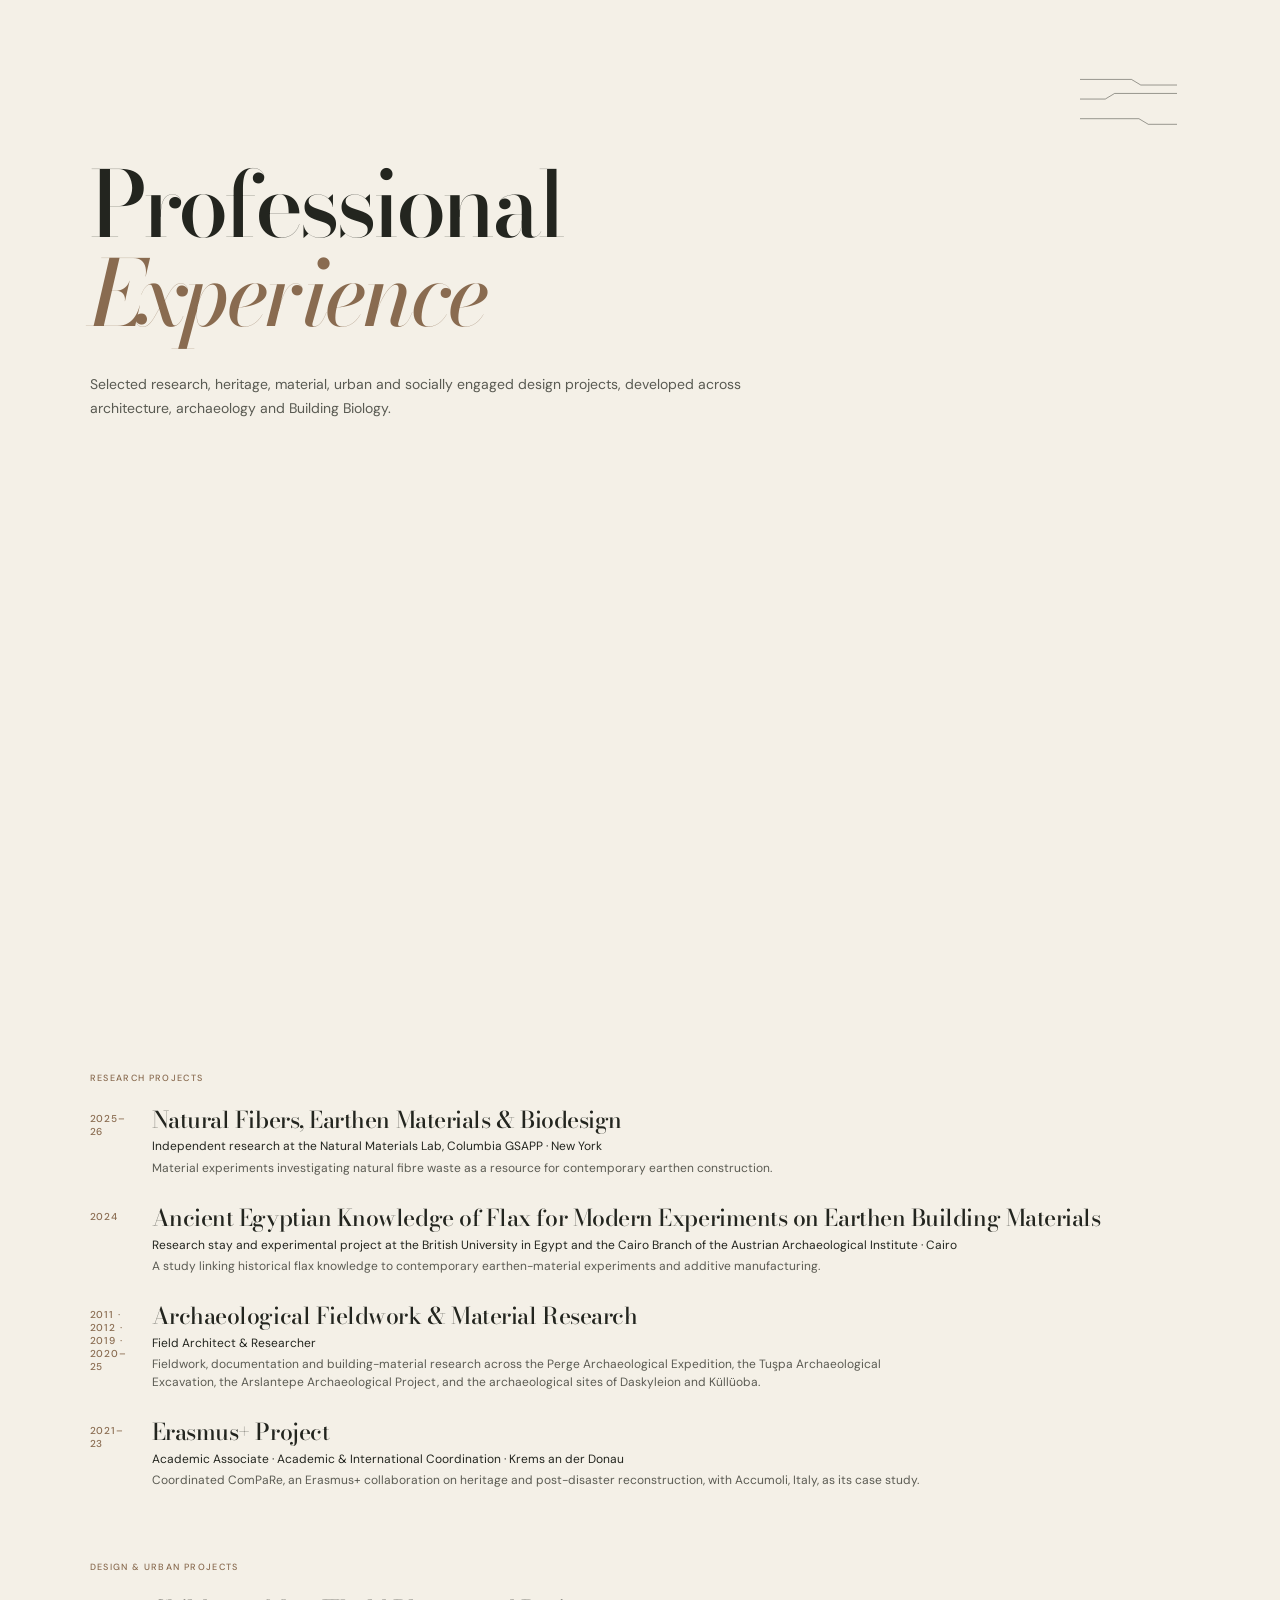
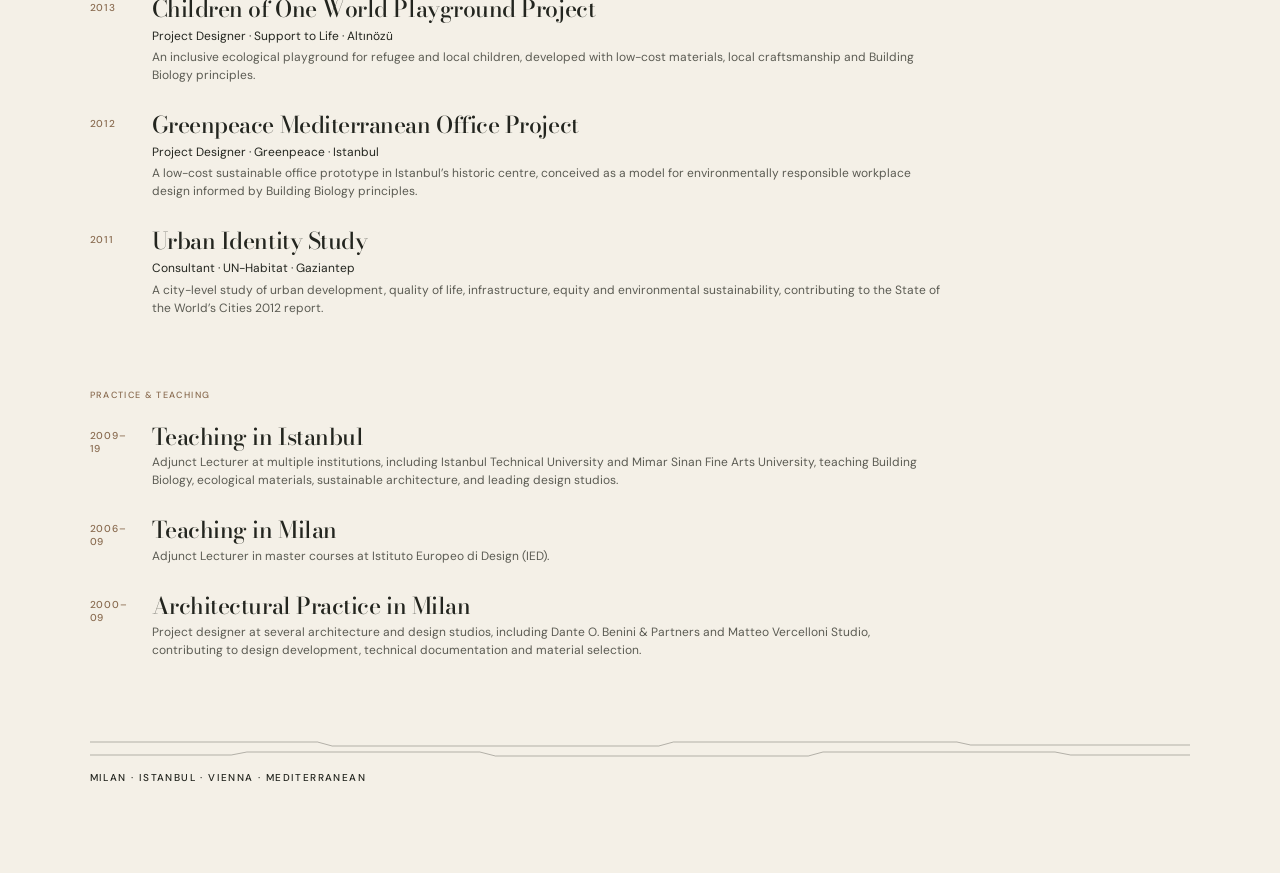
<file: projects.html>
<!DOCTYPE html>
<html lang="en">
<head>
  <meta charset="UTF-8" />
  <meta name="viewport" content="width=device-width, initial-scale=1.0" />
  <title>Professional Experience — Fikriye Pelin Kurtul-Vacek</title>
  <meta property="og:title" content="Professional Experience — Fikriye Pelin Kurtul-Vacek" />
  <meta property="og:description" content="Selected research, heritage, material and socially engaged design projects across architecture, archaeology and Building Biology." />
  <meta property="og:type" content="website" />
  <meta property="og:url" content="https://fikriyepelin.com/projects.html" />
  <link rel="icon" href="favicon.svg" type="image/svg+xml" />
  <link rel="preconnect" href="https://fonts.googleapis.com" />
  <link rel="preconnect" href="https://fonts.gstatic.com" crossorigin />
  <link href="https://fonts.googleapis.com/css2?family=DM+Sans:wght@400;500;600&family=Bodoni+Moda:ital,wght@0,400;0,500;1,400;1,500&display=swap" rel="stylesheet" />
  <style>
    :root { --ink:#23251f; --earth:#896b50; --paper:#f4f0e7; --line:rgba(35,37,31,.30); }
    * { box-sizing:border-box; }
    html { overflow-y:scroll; background:#f4f0e7; }
    body { margin:0; min-height:100%; color:#23251f; background:#f4f0e7; font-family:"DM Sans",Arial,sans-serif; }
    .page { position:relative; min-height:100vh; width:auto; margin:0; padding:5.5vw 7vw 7vw; }
    .menu-button { position:absolute; z-index:10; top:75px; right:96px; bottom:auto; left:auto; width:104px; height:62px; border:0; padding:0; background:transparent; cursor:pointer; transition:transform .2s ease; }
    .menu-button:hover { transform:scale(1.06); }
    .menu-button:focus-visible { outline:2px solid var(--ink); outline-offset:4px; }
    .menu-button svg { width:100%; height:100%; }
    .menu-button path { fill:none; stroke:var(--ink); stroke-width:1; opacity:.48; }
    .menu-panel { position:absolute; z-index:9; top:147px; right:96px; bottom:auto; left:auto; width:180px; padding:18px 20px; background:var(--paper); border:1px solid var(--line); opacity:0; transform:translateY(-7px); visibility:hidden; transition:opacity .2s ease, transform .2s ease, visibility .2s; }
    .menu-panel.is-open { opacity:1; transform:translateY(0); visibility:visible; }
    .menu-label { margin:0 0 15px; color:var(--earth); font-size:10px; font-weight:500; letter-spacing:.15em; text-transform:uppercase; }
    .menu-panel a { display:block; color:var(--ink); font-family:"Bodoni Moda",Georgia,serif; font-size:25px; text-decoration:none; }
    .menu-panel a + a { margin-top:7px; }
    .menu-panel a:hover { color:var(--earth); }
    header { max-width:950px; margin:10vh 0 8vh; }
    h1 { margin:0; font-family:"Bodoni Moda",Georgia,serif; font-size:clamp(52px,7.1vw,106px); font-weight:500; line-height:.98; letter-spacing:-.045em; }
    h1 em { color:#896b50; font-weight:500; }
    .intro { max-width:660px; margin:35px 0 0; color:#595a52; font-size:14px; line-height:1.65; }
    .selected-projects { position:relative; max-width:880px; height:clamp(360px,40vw,520px); margin:0 0 68px; overflow:hidden; }
    .project-card { position:absolute; inset:0; display:grid; grid-template-columns:35% 65%; opacity:0; animation:project-cycle 30s infinite; }
    .project-card:nth-child(1) { animation-delay:0s; }
    .project-card:nth-child(2) { animation-delay:5s; }
    .project-card:nth-child(3) { animation-delay:10s; }
    .project-card:nth-child(4) { animation-delay:15s; }
    .project-card:nth-child(5) { animation-delay:20s; }
    .project-card:nth-child(6) { animation-delay:25s; }
    @keyframes project-cycle { 0%, 14% { opacity:1; } 17%, 100% { opacity:0; } }
    .project-copy { display:flex; flex-direction:column; justify-content:space-between; padding:clamp(25px,4.2vw,54px); }
    .project-label { margin:0; font-size:9px; font-weight:500; letter-spacing:.17em; text-transform:uppercase; }
    .project-title { max-width:430px; margin:0; font-family:"Bodoni Moda",Georgia,serif; font-size:clamp(21px,2.6vw,34px); font-weight:500; line-height:1.04; letter-spacing:-.04em; }
    .project-meta { margin:0; font-size:10px; font-weight:500; letter-spacing:.12em; text-transform:uppercase; }
    .project-image { position:relative; z-index:1; display:flex; height:100%; align-items:center; justify-content:center; padding:18px; background:rgba(244,240,231,.25); }
    .project-frame { width:100%; height:100%; background-color:rgba(244,240,231,.25); background-position:center; background-repeat:no-repeat; background-size:contain; box-shadow:0 12px 28px rgba(35,37,31,.18); }
    .photo-new-york { background-image:url("project-new-york.jpg"); }
    .photo-egypt { background-image:url("project-egypt.jpg"); }
    .photo-perge { background-image:url("project-perge.jpg?v=2"); }
    .photo-material { background-image:url("project-archaeological-material.jpg?v=2"); }
    .photo-greenpeace { background-image:url("project-greenpeace.jpg?v=3"); }
    .photo-playground { background-image:url("project-playground.jpg?v=2"); }
    .project-footer { display:grid; gap:5px; }
    .project-credit { margin:0; color:rgba(35,37,31,.72); font-size:7px; font-weight:500; letter-spacing:.1em; text-transform:uppercase; }
    .project-card.flax { background:#92735a; }
    .project-card.egypt { background:#b79b7d; }
    .project-card.perge { background:#607d75; }
    .project-card.materials { background:#728597; }
    .project-card.playground { background:#9b8a63; }
    .project-card.greenpeace { background:#6d9289; }
    .section { max-width:1080px; margin-top:58px; }
    .section-title { margin:0 0 9px; color:#896b50; font-size:9px; font-weight:500; letter-spacing:.15em; text-transform:uppercase; }
    .entry { display:grid; grid-template-columns:46px minmax(0,1fr); gap:16px; padding:14px 0; }
    .year { padding-top:5px; color:#896b50; font-size:10px; font-weight:500; letter-spacing:.08em; }
    .entry h2 { margin:0; font-family:"Bodoni Moda",Georgia,serif; font-size:clamp(20px,1.8vw,25px); font-weight:500; line-height:1.16; letter-spacing:-.02em; }
    .entry .role { margin:5px 0 0; color:#23251f; font-size:12px; font-weight:400; line-height:1.45; }
    .entry .description { max-width:790px; margin:3px 0 0; color:#5b5b53; font-size:12px; line-height:1.5; }
    .places { width:100%; margin:64px 0 0; position:relative; padding-top:34px; color:#23251f; font-size:10px; font-weight:500; letter-spacing:.14em; text-transform:uppercase; }
    .section-line { position:absolute; top:0; left:0; width:100%; height:26px; margin:0; }
    .section-line path { fill:none; stroke:#23251f; stroke-width:1; opacity:.33; }
    @media (max-width:700px) {
      .page { width:auto; padding:36px 28px 52px; }
      header { margin:9vh 0 7vh; }
      .intro { margin-top:28px; }
      .selected-projects { height:420px; margin-bottom:52px; }
      .project-card { grid-template-columns:38% 62%; }
      .project-copy { padding:27px; }
      .project-title { font-size:13px; }
      .project-image { padding:12px; }
      .entry { grid-template-columns:34px minmax(0,1fr); gap:10px; padding:12px 0; }
    }
    @media (max-width:600px) {
      .menu-button { top:30px; right:28px; width:85px; height:52px; }
      .menu-panel { top:96px; right:28px; width:160px; }
    }
  </style>
  <link rel="stylesheet" href="navigation.css?v=3" />
</head>
<body>
  <main class="page">
    <button class="menu-button" type="button" aria-label="Open menu" aria-expanded="false" aria-controls="site-menu">
      <svg viewBox="0 0 104 62" aria-hidden="true"><path d="M0 10h55l10 6h39M0 31h27l10-6h67M0 52h63l10 6h31"/></svg>
    </button>
    <nav class="menu-panel" id="site-menu" aria-label="Site menu">
      <p class="menu-label">Menu</p>
      <a href="/">Home</a>
      <a href="about.html">About</a>
      <a href="publications.html">Publications</a>
      <a href="projects.html">Experience</a>
      <a href="contact.html">Contact</a>
    </nav>

    <header>
      <h1>Professional<br /><em>Experience</em></h1>
      <p class="intro">Selected research, heritage, material, urban and socially engaged design projects, developed across architecture, archaeology and Building Biology.</p>
    </header>

    <section class="selected-projects" aria-label="Selected projects">
      <article class="project-card flax"><div class="project-copy"><p class="project-label">Selected Project</p><h2 class="project-title">Natural Fibers, Earthen Materials &amp; Biodesign</h2><p class="project-meta">New York · 2025–26</p></div><div class="project-image"><div class="project-frame photo-new-york" role="img" aria-label="Clay material being tested at the Natural Materials Lab"></div></div></article>
      <article class="project-card egypt"><div class="project-copy"><p class="project-label">Selected Project</p><h2 class="project-title">Ancient Egyptian Knowledge of Flax for Modern Experiments on Earthen Building Materials</h2><p class="project-meta">Cairo · 2024</p></div><div class="project-image"><div class="project-frame photo-egypt" role="img" aria-label="Hands combining flax fibres with earthen material during an experiment"></div></div></article>
      <article class="project-card perge"><div class="project-copy"><p class="project-label">Selected Project</p><h2 class="project-title">Archaeological Fieldwork</h2><div class="project-footer"><p class="project-meta">Perge · 2020–25</p><p class="project-credit">Photo: Tommaso Empler</p></div></div><div class="project-image"><div class="project-frame photo-perge" role="img" aria-label="Archaeological structures at Perge"></div></div></article>
      <article class="project-card materials"><div class="project-copy"><p class="project-label">Selected Project</p><h2 class="project-title">Archaeological Material Research</h2><p class="project-meta">Daskyleion · Küllüoba · 2019</p></div><div class="project-image material"><div class="project-frame photo-material" role="img" aria-label="Archaeological earthen-material sample"></div></div></article>
      <article class="project-card greenpeace"><div class="project-copy"><p class="project-label">Selected Project</p><h2 class="project-title">Greenpeace Mediterranean Office Project</h2><div class="project-footer"><p class="project-meta">Istanbul · 2012</p><p class="project-credit">Photo: Efe Onikinci</p></div></div><div class="project-image"><div class="project-frame photo-greenpeace" role="img" aria-label="Interior of the Greenpeace Mediterranean Office"></div></div></article>
      <article class="project-card playground"><div class="project-copy"><p class="project-label">Selected Project</p><h2 class="project-title">Children of One World Playground Project</h2><div class="project-footer"><p class="project-meta">Altınözü · 2013</p><p class="project-credit">Photo: Kerem Yücel</p></div></div><div class="project-image"><div class="project-frame photo-playground" role="img" aria-label="Children playing on the Children of One World Playground"></div></div></article>
    </section>

    <section class="section" aria-label="Research projects">
      <p class="section-title">Research Projects</p>
      <article class="entry"><div class="year">2025–26</div><div><h2>Natural Fibers, Earthen Materials &amp; Biodesign</h2><p class="role">Independent research at the Natural Materials Lab, Columbia GSAPP · New York</p><p class="description">Material experiments investigating natural fibre waste as a resource for contemporary earthen construction.</p></div></article>
      <article class="entry"><div class="year">2024</div><div><h2>Ancient Egyptian Knowledge of Flax for Modern Experiments on Earthen Building Materials</h2><p class="role">Research stay and experimental project at the British University in Egypt and the Cairo Branch of the Austrian Archaeological Institute · Cairo</p><p class="description">A study linking historical flax knowledge to contemporary earthen-material experiments and additive manufacturing.</p></div></article>
      <article class="entry"><div class="year">2011 · 2012 · 2019 · 2020–25</div><div><h2>Archaeological Fieldwork &amp; Material Research</h2><p class="role">Field Architect &amp; Researcher</p><p class="description">Fieldwork, documentation and building-material research across the Perge Archaeological Expedition, the Tuşpa Archaeological Excavation, the Arslantepe Archaeological Project, and the archaeological sites of Daskyleion and Küllüoba.</p></div></article>
      <article class="entry"><div class="year">2021–23</div><div><h2>Erasmus+ Project</h2><p class="role">Academic Associate · Academic &amp; International Coordination · Krems an der Donau</p><p class="description">Coordinated ComPaRe, an Erasmus+ collaboration on heritage and post-disaster reconstruction, with Accumoli, Italy, as its case study.</p></div></article>
    </section>

    <section class="section" aria-label="Design and urban projects">
      <p class="section-title">Design &amp; Urban Projects</p>
      <article class="entry"><div class="year">2013</div><div><h2>Children of One World Playground Project</h2><p class="role">Project Designer · Support to Life · Altınözü</p><p class="description">An inclusive ecological playground for refugee and local children, developed with low-cost materials, local craftsmanship and Building Biology principles.</p></div></article>
      <article class="entry"><div class="year">2012</div><div><h2>Greenpeace Mediterranean Office Project</h2><p class="role">Project Designer · Greenpeace · Istanbul</p><p class="description">A low-cost sustainable office prototype in Istanbul’s historic centre, conceived as a model for environmentally responsible workplace design informed by Building Biology principles.</p></div></article>
      <article class="entry"><div class="year">2011</div><div><h2>Urban Identity Study</h2><p class="role">Consultant · UN-Habitat · Gaziantep</p><p class="description">A city-level study of urban development, quality of life, infrastructure, equity and environmental sustainability, contributing to the State of the World’s Cities 2012 report.</p></div></article>
    </section>

    <section class="section" aria-label="Practice and teaching">
      <p class="section-title">Practice &amp; Teaching</p>
      <article class="entry"><div class="year">2009–19</div><div><h2>Teaching in Istanbul</h2><p class="description">Adjunct Lecturer at multiple institutions, including Istanbul Technical University and Mimar Sinan Fine Arts University, teaching Building Biology, ecological materials, sustainable architecture, and leading design studios.</p></div></article>
      <article class="entry"><div class="year">2006–09</div><div><h2>Teaching in Milan</h2><p class="description">Adjunct Lecturer in master courses at Istituto Europeo di Design (IED).</p></div></article>
      <article class="entry"><div class="year">2000–09</div><div><h2>Architectural Practice in Milan</h2><p class="description">Project designer at several architecture and design studios, including Dante O. Benini &amp; Partners and Matteo Vercelloni Studio, contributing to design development, technical documentation and material selection.</p></div></article>
    </section>

    <div class="places">
      <svg class="section-line" viewBox="0 0 1200 26" preserveAspectRatio="none" aria-hidden="true"><path d="M0 5H248L264 9H620L636 5H945L960 8H1200" /><path d="M0 18H154L171 15H425L442 19H783L799 15H1052L1069 18H1200" /></svg>
      Milan · Istanbul · Vienna · Mediterranean
    </div>
  </main>
  <script>
    const button = document.querySelector('.menu-button');
    const panel = document.querySelector('.menu-panel');
    button.addEventListener('click', () => { const open = panel.classList.toggle('is-open'); button.setAttribute('aria-expanded', open); });
  </script>
</body>
</html>
</file>
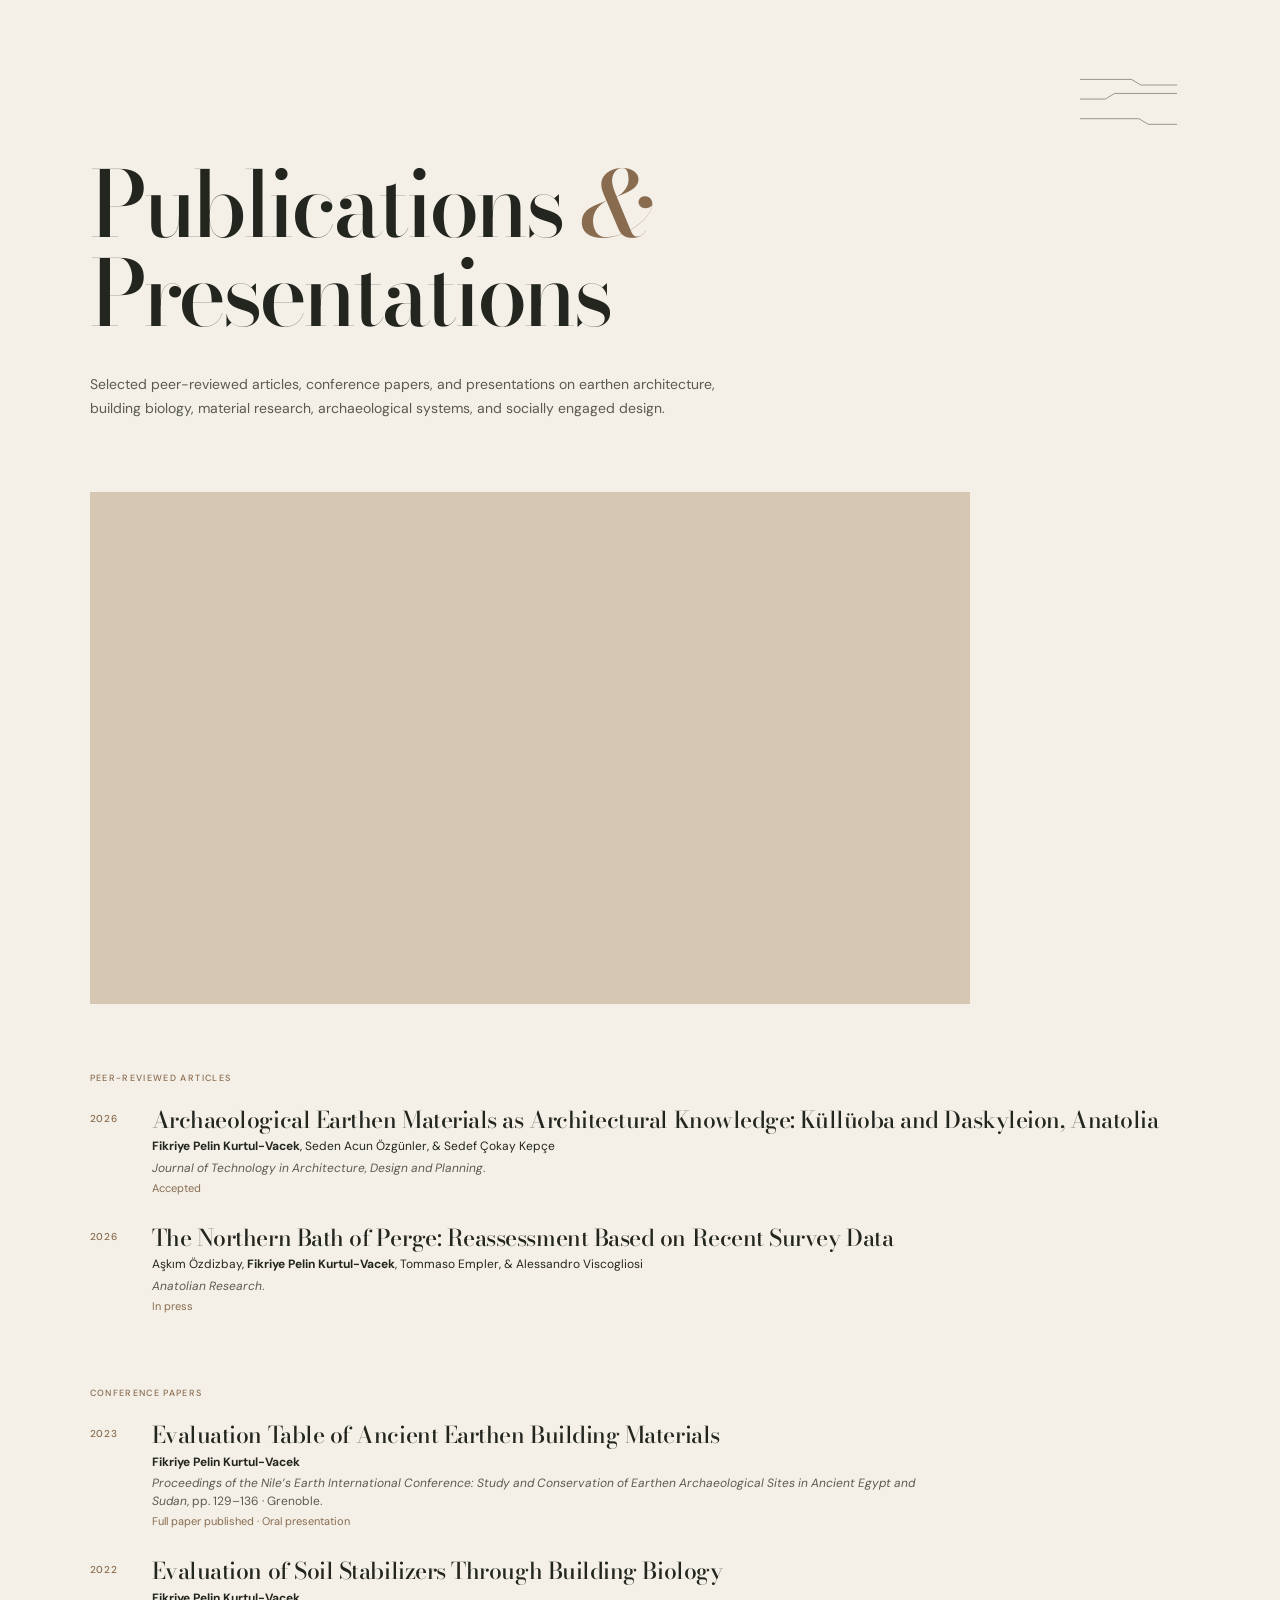
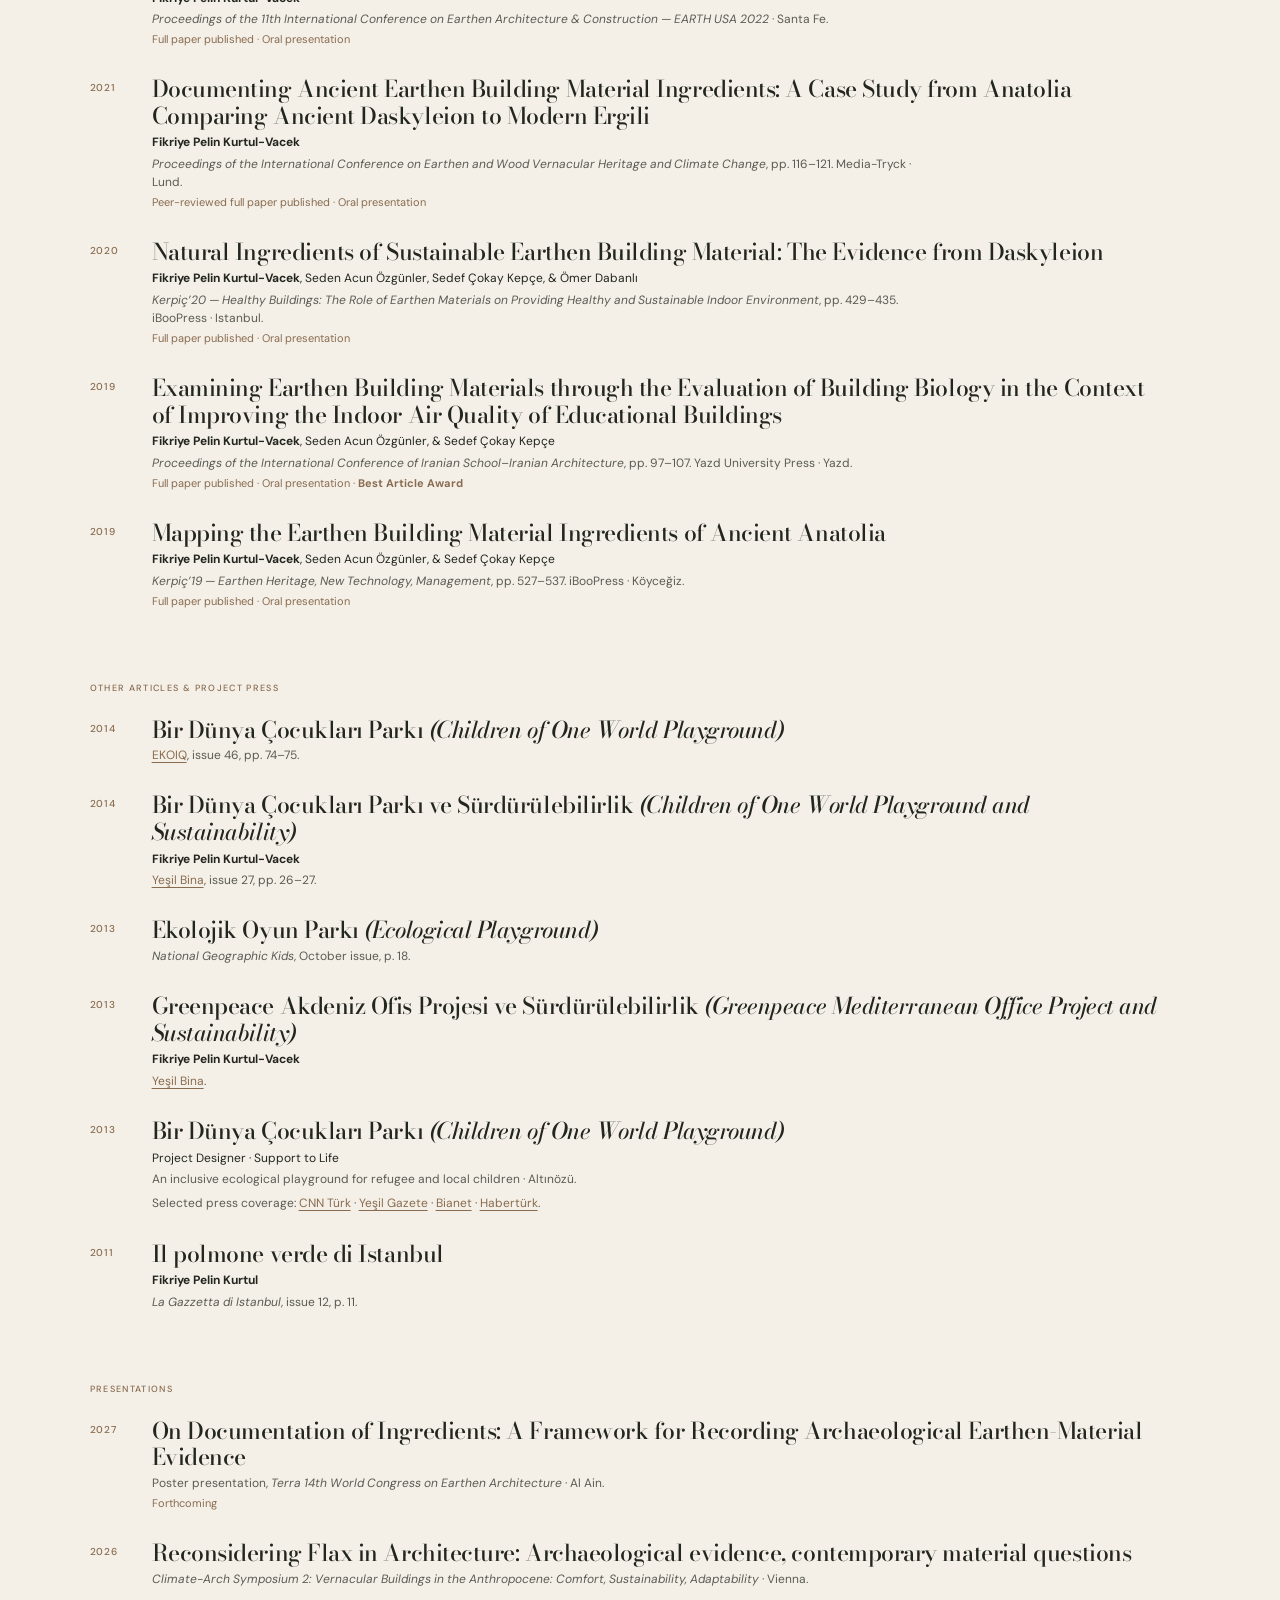
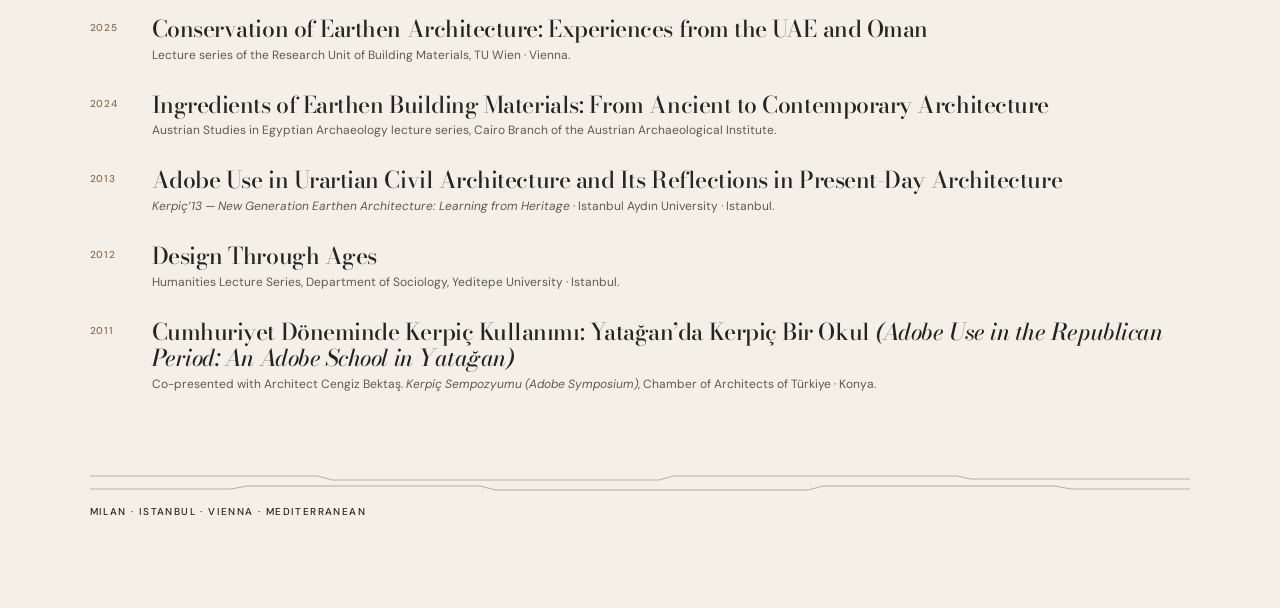
<file: publications.html>
<!DOCTYPE html>
<html lang="en">
<head>
  <meta charset="UTF-8" />
  <meta name="viewport" content="width=device-width, initial-scale=1.0" />
  <title>Publications &amp; Presentations — Fikriye Pelin Kurtul-Vacek</title>
  <meta property="og:title" content="Publications &amp; Presentations — Fikriye Pelin Kurtul-Vacek" />
  <meta property="og:description" content="Conference papers and selected presentations on earthen architecture, building biology, and archaeological materials." />
  <meta property="og:type" content="website" />
  <meta property="og:url" content="https://fikriyepelin.com/publications.html" />
  <meta property="og:image" content="https://fikriyepelin.com/social-preview.png" />
  <meta name="twitter:card" content="summary_large_image" />
  <link rel="icon" type="image/svg+xml" href="/favicon.svg" />
  <style>
    @import url('https://fonts.googleapis.com/css2?family=DM+Sans:wght@400;500&family=Bodoni+Moda:ital,wght@0,500;0,600;1,500&display=swap');
    :root { --ink:#23251f; --earth:#896b50; --paper:#f4f0e7; --line:rgba(35,37,31,.30); }
    * { box-sizing:border-box; }
    html { overflow-y:scroll; }
    html,body { margin:0; min-height:100%; }
    body { background:var(--paper); color:var(--ink); font-family:"DM Sans",Arial,sans-serif; }
    .page { position:relative; min-height:100vh; padding:5.5vw 7vw 7vw; }
    .menu-button { position:absolute; z-index:10; top:75px; right:96px; width:104px; height:62px; border:0; padding:0; background:transparent; cursor:pointer; transition:transform .2s ease; }
    .menu-button:hover { transform:scale(1.06); }
    .menu-button:focus-visible { outline:2px solid var(--ink); outline-offset:4px; }
    .menu-button svg { width:100%; height:100%; }
    .menu-button path { fill:none; stroke:var(--ink); stroke-width:1; opacity:.48; }
    .menu-panel { position:absolute; z-index:9; top:147px; right:96px; width:180px; padding:18px 20px; background:var(--paper); border:1px solid var(--line); opacity:0; transform:translateY(-7px); visibility:hidden; transition:opacity .2s ease, transform .2s ease, visibility .2s; }
    .menu-panel.is-open { opacity:1; transform:translateY(0); visibility:visible; }
    .menu-label { margin:0 0 15px; color:var(--earth); font-size:10px; font-weight:500; letter-spacing:.15em; text-transform:uppercase; }
    .menu-panel a { display:block; color:var(--ink); font-family:"Bodoni Moda",Georgia,serif; font-size:25px; text-decoration:none; }
    .menu-panel a + a { margin-top:7px; }
    .menu-panel a:hover { color:var(--earth); }
    header { max-width:950px; margin:10vh 0 8vh; }
    h1 { margin:0; font-family:"Bodoni Moda",Georgia,serif; font-size:clamp(52px,7.1vw,106px); font-weight:500; letter-spacing:-.045em; line-height:.98; }
    h1 em { color:var(--earth); }
    .intro { max-width:660px; margin:35px 0 0; color:#595a52; font-size:14px; line-height:1.65; }
    .selected-work { max-width:880px; height:clamp(360px,40vw,520px); margin:0 0 68px; overflow:hidden; position:relative; background:#d6c7b2; }
    .work-card { position:absolute; inset:0; display:grid; grid-template-columns:35% 65%; opacity:0; animation:show-card 15s infinite; }
    .work-card:nth-child(2) { animation-delay:5s; }
    .work-card:nth-child(3) { animation-delay:10s; }
    .work-copy { position:relative; z-index:1; display:flex; flex-direction:column; justify-content:space-between; padding:clamp(25px,4.2vw,54px); }
    .work-label { margin:0; font-size:9px; font-weight:500; letter-spacing:.17em; text-transform:uppercase; }
    .work-title { max-width:430px; margin:0; font-family:"Bodoni Moda",Georgia,serif; font-size:clamp(21px,2.6vw,34px); font-weight:500; line-height:1.04; letter-spacing:-.04em; }
    .work-meta { margin:0; font-size:10px; font-weight:500; letter-spacing:.12em; text-transform:uppercase; }
    .work-card.vernacular .work-meta { max-width:390px; line-height:1.45; }
    .work-cover { position:relative; z-index:1; display:flex; height:100%; align-items:center; justify-content:center; padding:18px; background:rgba(244,240,231,.25); }
    .work-frame { width:100%; height:100%; background-color:rgba(244,240,231,.25); background-position:center; background-repeat:no-repeat; background-size:contain; box-shadow:0 12px 28px rgba(35,37,31,.18); }
    .cover-nile { background-image:url("cover-niles-earth.png?v=2"); }
    .cover-vernacular { background-image:url("cover-earthen-wood-vernacular.png"); }
    .cover-flax { background-image:url("cover-flax.png"); }
    .work-card.nile { background:#4ba4a3; }
    .work-card.vernacular { background:#b79b7d; }
    .work-card.flax { background:#d8d7d1; }
    @keyframes show-card { 0%, 28% { opacity:1; } 33%, 100% { opacity:0; } }
    .section { max-width:1080px; margin-top:58px; }
    .section-title { margin:0 0 9px; color:var(--earth); font-size:9px; font-weight:500; letter-spacing:.15em; text-transform:uppercase; }
    .entry { display:grid; grid-template-columns:46px minmax(0,1fr); gap:16px; padding:14px 0; }
    .year { color:var(--earth); font-size:10px; font-weight:500; letter-spacing:.08em; padding-top:5px; }
    h2 { margin:0; font-family:"Bodoni Moda",Georgia,serif; font-size:clamp(20px,1.8vw,25px); font-weight:500; line-height:1.16; letter-spacing:-.02em; }
    .authors { margin:5px 0 0; font-size:12px; line-height:1.45; }
    .source { max-width:790px; margin:3px 0 0; color:#5b5b53; font-size:12px; line-height:1.5; }
    .source a { color:var(--earth); text-underline-offset:3px; }
    .type { margin:4px 0 0; color:var(--earth); font-size:11px; line-height:1.45; }
    .press-links { margin:6px 0 0; color:#5b5b53; font-size:12px; line-height:1.55; }
    .press-links a { color:var(--earth); text-underline-offset:3px; }
    .places { margin:64px 0 0; width:100%; position:relative; padding-top:34px; color:var(--ink); font-size:10px; font-weight:500; letter-spacing:.14em; text-transform:uppercase; }
    .section-line { position:absolute; top:0; left:0; width:100%; height:26px; margin:0; }
    .section-line path { fill:none; stroke:var(--ink); stroke-width:1; opacity:.33; }
    @media (max-width:600px) {
      .page { padding:36px 28px 52px; }
      .menu-button { top:30px; right:28px; width:85px; height:52px; }
      .menu-panel { top:96px; right:28px; width:160px; }
      header { margin:9vh 0 7vh; }
      .intro { margin-top:28px; }
      .selected-work { height:420px; margin-bottom:52px; }
      .work-card { grid-template-columns:38% 62%; }
      .work-copy { padding:27px; }
      .work-title { font-size:13px; }
      .work-cover { padding:12px; }
      .entry { grid-template-columns:34px minmax(0,1fr); gap:10px; padding:12px 0; }
    }
    @media (prefers-reduced-motion:reduce) { .work-card { animation:none; } .work-card:not(:first-child) { display:none; } }
  </style>
  <link rel="stylesheet" href="navigation.css?v=3" />
</head>
<body>
  <main class="page">
    <button class="menu-button" type="button" aria-label="Open menu" aria-expanded="false" aria-controls="site-menu">
      <svg viewBox="0 0 104 62" aria-hidden="true"><path d="M0 10h55l10 6h39M0 31h27l10-6h67M0 52h63l10 6h31"/></svg>
    </button>
    <nav class="menu-panel" id="site-menu" aria-label="Site menu">
      <p class="menu-label">Menu</p>
      <a href="/">Home</a>
      <a href="about.html">About</a>
      <a href="publications.html">Publications</a>
      <a href="projects.html">Experience</a>
      <a href="contact.html">Contact</a>
    </nav>

    <header>
      <h1>Publications <em>&amp;</em><br />Presentations</h1>
      <p class="intro">Selected peer-reviewed articles, conference papers, and presentations on earthen architecture, building biology, material research, archaeological systems, and socially engaged design.</p>
    </header>

    <section class="selected-work" aria-label="Selected work">
      <article class="work-card flax">
        <div class="work-copy"><p class="work-label">Selected Presentation</p><h2 class="work-title">Reconsidering Flax in Architecture: Archaeological evidence, contemporary material questions</h2><p class="work-meta">Climate-Arch Symposium 2 · Vienna · 2026</p></div>
        <div class="work-cover"><div class="work-frame cover-flax" role="img" aria-label="Original generated photograph of a flax field"></div></div>
      </article>
      <article class="work-card nile">
        <div class="work-copy"><p class="work-label">Selected Work</p><h2 class="work-title">Evaluation Table of Ancient Earthen Building Materials</h2><p class="work-meta">Nile’s Earth · Grenoble · 2023</p></div>
        <div class="work-cover"><div class="work-frame cover-nile" role="img" aria-label="Nile’s Earth 2023 proceedings image"></div></div>
      </article>
      <article class="work-card vernacular">
        <div class="work-copy"><p class="work-label">Selected Work</p><h2 class="work-title">Documenting Ancient Earthen Building Material Ingredients</h2><p class="work-meta">Earthen &amp; Wood Vernacular Heritage and Climate Change · Lund · 2021</p></div>
        <div class="work-cover"><div class="work-frame cover-vernacular" role="img" aria-label="Earthen and Wood Vernacular Heritage and Climate Change proceedings cover"></div></div>
      </article>
    </section>

    <section class="section" aria-label="Peer-reviewed articles">
      <p class="section-title">Peer-Reviewed Articles</p>
      <article class="entry"><div class="year">2026</div><div><h2>Archaeological Earthen Materials as Architectural Knowledge: Küllüoba and Daskyleion, Anatolia</h2><p class="authors"><strong>Fikriye Pelin Kurtul-Vacek</strong>, Seden Acun Özgünler, &amp; Sedef Çokay Kepçe</p><p class="source"><em>Journal of Technology in Architecture, Design and Planning</em>.</p><p class="type">Accepted</p></div></article>
      <article class="entry"><div class="year">2026</div><div><h2>The Northern Bath of Perge: Reassessment Based on Recent Survey Data</h2><p class="authors">Aşkım Özdizbay, <strong>Fikriye Pelin Kurtul-Vacek</strong>, Tommaso Empler, &amp; Alessandro Viscogliosi</p><p class="source"><em>Anatolian Research</em>.</p><p class="type">In press</p></div></article>
    </section>

    <section class="section" aria-label="Conference papers">
      <p class="section-title">Conference Papers</p>
      <article class="entry"><div class="year">2023</div><div><h2>Evaluation Table of Ancient Earthen Building Materials</h2><p class="authors"><strong>Fikriye Pelin Kurtul-Vacek</strong></p><p class="source"><em>Proceedings of the Nile’s Earth International Conference: Study and Conservation of Earthen Archaeological Sites in Ancient Egypt and Sudan</em>, pp. 129–136 · Grenoble.</p><p class="type">Full paper published · Oral presentation</p></div></article>
      <article class="entry"><div class="year">2022</div><div><h2>Evaluation of Soil Stabilizers Through Building Biology</h2><p class="authors"><strong>Fikriye Pelin Kurtul-Vacek</strong></p><p class="source"><em>Proceedings of the 11th International Conference on Earthen Architecture &amp; Construction — EARTH USA 2022</em> · Santa Fe.</p><p class="type">Full paper published · Oral presentation</p></div></article>
      <article class="entry"><div class="year">2021</div><div><h2>Documenting Ancient Earthen Building Material Ingredients: A Case Study from Anatolia Comparing Ancient Daskyleion to Modern Ergili</h2><p class="authors"><strong>Fikriye Pelin Kurtul-Vacek</strong></p><p class="source"><em>Proceedings of the International Conference on Earthen and Wood Vernacular Heritage and Climate Change</em>, pp. 116–121. Media-Tryck · Lund.</p><p class="type">Peer-reviewed full paper published · Oral presentation</p></div></article>
      <article class="entry"><div class="year">2020</div><div><h2>Natural Ingredients of Sustainable Earthen Building Material: The Evidence from Daskyleion</h2><p class="authors"><strong>Fikriye Pelin Kurtul-Vacek</strong>, Seden Acun Özgünler, Sedef Çokay Kepçe, &amp; Ömer Dabanlı</p><p class="source"><em>Kerpiç’20 — Healthy Buildings: The Role of Earthen Materials on Providing Healthy and Sustainable Indoor Environment</em>, pp. 429–435. iBooPress · Istanbul.</p><p class="type">Full paper published · Oral presentation</p></div></article>
      <article class="entry"><div class="year">2019</div><div><h2>Examining Earthen Building Materials through the Evaluation of Building Biology in the Context of Improving the Indoor Air Quality of Educational Buildings</h2><p class="authors"><strong>Fikriye Pelin Kurtul-Vacek</strong>, Seden Acun Özgünler, &amp; Sedef Çokay Kepçe</p><p class="source"><em>Proceedings of the International Conference of Iranian School–Iranian Architecture</em>, pp. 97–107. Yazd University Press · Yazd.</p><p class="type">Full paper published · Oral presentation · <strong>Best Article Award</strong></p></div></article>
      <article class="entry"><div class="year">2019</div><div><h2>Mapping the Earthen Building Material Ingredients of Ancient Anatolia</h2><p class="authors"><strong>Fikriye Pelin Kurtul-Vacek</strong>, Seden Acun Özgünler, &amp; Sedef Çokay Kepçe</p><p class="source"><em>Kerpiç’19 — Earthen Heritage, New Technology, Management</em>, pp. 527–537. iBooPress · Köyceğiz.</p><p class="type">Full paper published · Oral presentation</p></div></article>
    </section>

    <section class="section" aria-label="Other articles and project press">
      <p class="section-title">Other Articles &amp; Project Press</p>
      <article class="entry">
        <div class="year">2014</div>
        <div>
          <h2>Bir Dünya Çocukları Parkı <em>(Children of One World Playground)</em></h2>
          <p class="source"><a href="https://www.ekoiq.com/wp-content/uploads/2022/05/ekoiqsayi46.pdf" target="_blank" rel="noopener">EKOIQ</a>, issue 46, pp. 74–75.</p>
        </div>
      </article>
      <article class="entry">
        <div class="year">2014</div>
        <div>
          <h2>Bir Dünya Çocukları Parkı ve Sürdürülebilirlik <em>(Children of One World Playground and Sustainability)</em></h2>
          <p class="authors"><strong>Fikriye Pelin Kurtul-Vacek</strong></p>
          <p class="source"><a href="https://www.yesilbinadergisi.com/edergi/21/27/29/" target="_blank" rel="noopener">Yeşil Bina</a>, issue 27, pp. 26–27.</p>
        </div>
      </article>
      <article class="entry">
        <div class="year">2013</div>
        <div>
          <h2>Ekolojik Oyun Parkı <em>(Ecological Playground)</em></h2>
          <p class="source"><em>National Geographic Kids</em>, October issue, p. 18.</p>
        </div>
      </article>
      <article class="entry">
        <div class="year">2013</div>
        <div>
          <h2>Greenpeace Akdeniz Ofis Projesi ve Sürdürülebilirlik <em>(Greenpeace Mediterranean Office Project and Sustainability)</em></h2>
          <p class="authors"><strong>Fikriye Pelin Kurtul-Vacek</strong></p>
          <p class="source"><a href="https://www.yesilbinadergisi.com/yayin/716/greenpeace-akdeniz-ofis-projesi-ve-surdurulebilirlik_21679.html" target="_blank" rel="noopener">Yeşil Bina</a>.</p>
        </div>
      </article>
      <article class="entry">
        <div class="year">2013</div>
        <div>
          <h2>Bir Dünya Çocukları Parkı <em>(Children of One World Playground)</em></h2>
          <p class="authors">Project Designer · Support to Life</p>
          <p class="source">An inclusive ecological playground for refugee and local children · Altınözü.</p>
          <p class="press-links">Selected press coverage: <a href="https://www.cnnturk.com/yasam/diger/turkiyenin-ilk-ekolojik-parki-acildi" target="_blank" rel="noopener">CNN Türk</a> · <a href="https://yesilgazete.org/90025/" target="_blank" rel="noopener">Yeşil Gazete</a> · <a href="https://bianet.org/haber/cocuklar-olumsuz-agaclar-dikiyor-149315" target="_blank" rel="noopener">Bianet</a> · <a href="https://www.haberturk.com/yasam/haber/870937-turkiyenin-ilk-ekolojik-parki-acildi" target="_blank" rel="noopener">Habertürk</a>.</p>
        </div>
      </article>
      <article class="entry">
        <div class="year">2011</div>
        <div>
          <h2>Il polmone verde di Istanbul</h2>
          <p class="authors"><strong>Fikriye Pelin Kurtul</strong></p>
          <p class="source"><em>La Gazzetta di Istanbul</em>, issue 12, p. 11.</p>
        </div>
      </article>
    </section>

    <section class="section" aria-label="Presentations">
      <p class="section-title">Presentations</p>
      <article class="entry"><div class="year">2027</div><div><h2>On Documentation of Ingredients: A Framework for Recording Archaeological Earthen-Material Evidence</h2><p class="source">Poster presentation, <em>Terra 14th World Congress on Earthen Architecture</em> · Al Ain.</p><p class="type">Forthcoming</p></div></article>
      <article class="entry"><div class="year">2026</div><div><h2>Reconsidering Flax in Architecture: Archaeological evidence, contemporary material questions</h2><p class="source"><em>Climate-Arch Symposium 2: Vernacular Buildings in the Anthropocene: Comfort, Sustainability, Adaptability</em> · Vienna.</p></div></article>
      <article class="entry"><div class="year">2025</div><div><h2>Conservation of Earthen Architecture: Experiences from the UAE and Oman</h2><p class="source">Lecture series of the Research Unit of Building Materials, TU Wien · Vienna.</p></div></article>
      <article class="entry"><div class="year">2024</div><div><h2>Ingredients of Earthen Building Materials: From Ancient to Contemporary Architecture</h2><p class="source">Austrian Studies in Egyptian Archaeology lecture series, Cairo Branch of the Austrian Archaeological Institute.</p></div></article>
      <article class="entry"><div class="year">2013</div><div><h2>Adobe Use in Urartian Civil Architecture and Its Reflections in Present-Day Architecture</h2><p class="source"><em>Kerpiç’13 — New Generation Earthen Architecture: Learning from Heritage</em> · Istanbul Aydın University · Istanbul.</p></div></article>
      <article class="entry"><div class="year">2012</div><div><h2>Design Through Ages</h2><p class="source">Humanities Lecture Series, Department of Sociology, Yeditepe University · Istanbul.</p></div></article>
      <article class="entry"><div class="year">2011</div><div><h2>Cumhuriyet Döneminde Kerpiç Kullanımı: Yatağan’da Kerpiç Bir Okul <em>(Adobe Use in the Republican Period: An Adobe School in Yatağan)</em></h2><p class="source">Co-presented with Architect Cengiz Bektaş. <em>Kerpiç Sempozyumu (Adobe Symposium)</em>, Chamber of Architects of Türkiye · Konya.</p></div></article>
    </section>

    <div class="places">
      <svg class="section-line" viewBox="0 0 1200 26" preserveAspectRatio="none" aria-hidden="true"><path d="M0 5H248L264 9H620L636 5H945L960 8H1200" /><path d="M0 18H154L171 15H425L442 19H783L799 15H1052L1069 18H1200" /></svg>
      Milan · Istanbul · Vienna · Mediterranean
    </div>
  </main>
  <script>
    const menuButton = document.querySelector('.menu-button');
    const menuPanel = document.querySelector('.menu-panel');
    menuButton.addEventListener('click', () => { const open = menuPanel.classList.toggle('is-open'); menuButton.setAttribute('aria-expanded', open); });
  </script>
</body>
</html>
</file>
<file: navigation.css>
/* Shared navigation geometry for every page. */
:root {
  --nav-width: clamp(48px, 7.6vw, 104px);
  --nav-height: clamp(29px, 4.54vw, 62px);
  --nav-edge: clamp(52px, 8.05vw, 110px);
  --nav-top: clamp(35px, 5.5vw, 75px);
  --nav-panel-width: clamp(80px, 13.2vw, 180px);
  --nav-panel-gap: clamp(6px, .73vw, 10px);
}

.menu-button {
  position: absolute;
  z-index: 10;
  top: var(--nav-top);
  left: calc(100vw - var(--nav-width) - var(--nav-edge));
  right: auto;
  bottom: auto;
  width: var(--nav-width);
  height: var(--nav-height);
}

.menu-panel {
  position: absolute;
  z-index: 9;
  top: calc(var(--nav-top) + var(--nav-height) + var(--nav-panel-gap));
  left: calc(100vw - var(--nav-panel-width) - var(--nav-edge));
  right: auto;
  bottom: auto;
  width: var(--nav-panel-width);
  padding: clamp(9px, 1.32vw, 18px) clamp(10px, 1.46vw, 20px);
}

.menu-panel a {
  font-size: clamp(16px, 1.83vw, 25px);
}

/* Browser zoom can place the About portrait directly below the menu.
   Keep the menu in the same top band before the phone layout begins. */
@media (min-width: 601px) and (max-width: 900px) {
  .menu-button {
    top: 30px;
  }

  .menu-panel {
    top: calc(30px + var(--nav-height) + var(--nav-panel-gap));
  }
}

@media (max-width: 600px) {
  .menu-button {
    top: 30px;
    right: 28px;
    left: auto;
    width: 85px;
    height: 52px;
  }

  .menu-panel {
    top: 96px;
    right: 28px;
    left: auto;
    width: 160px;
  }
}
</file>
